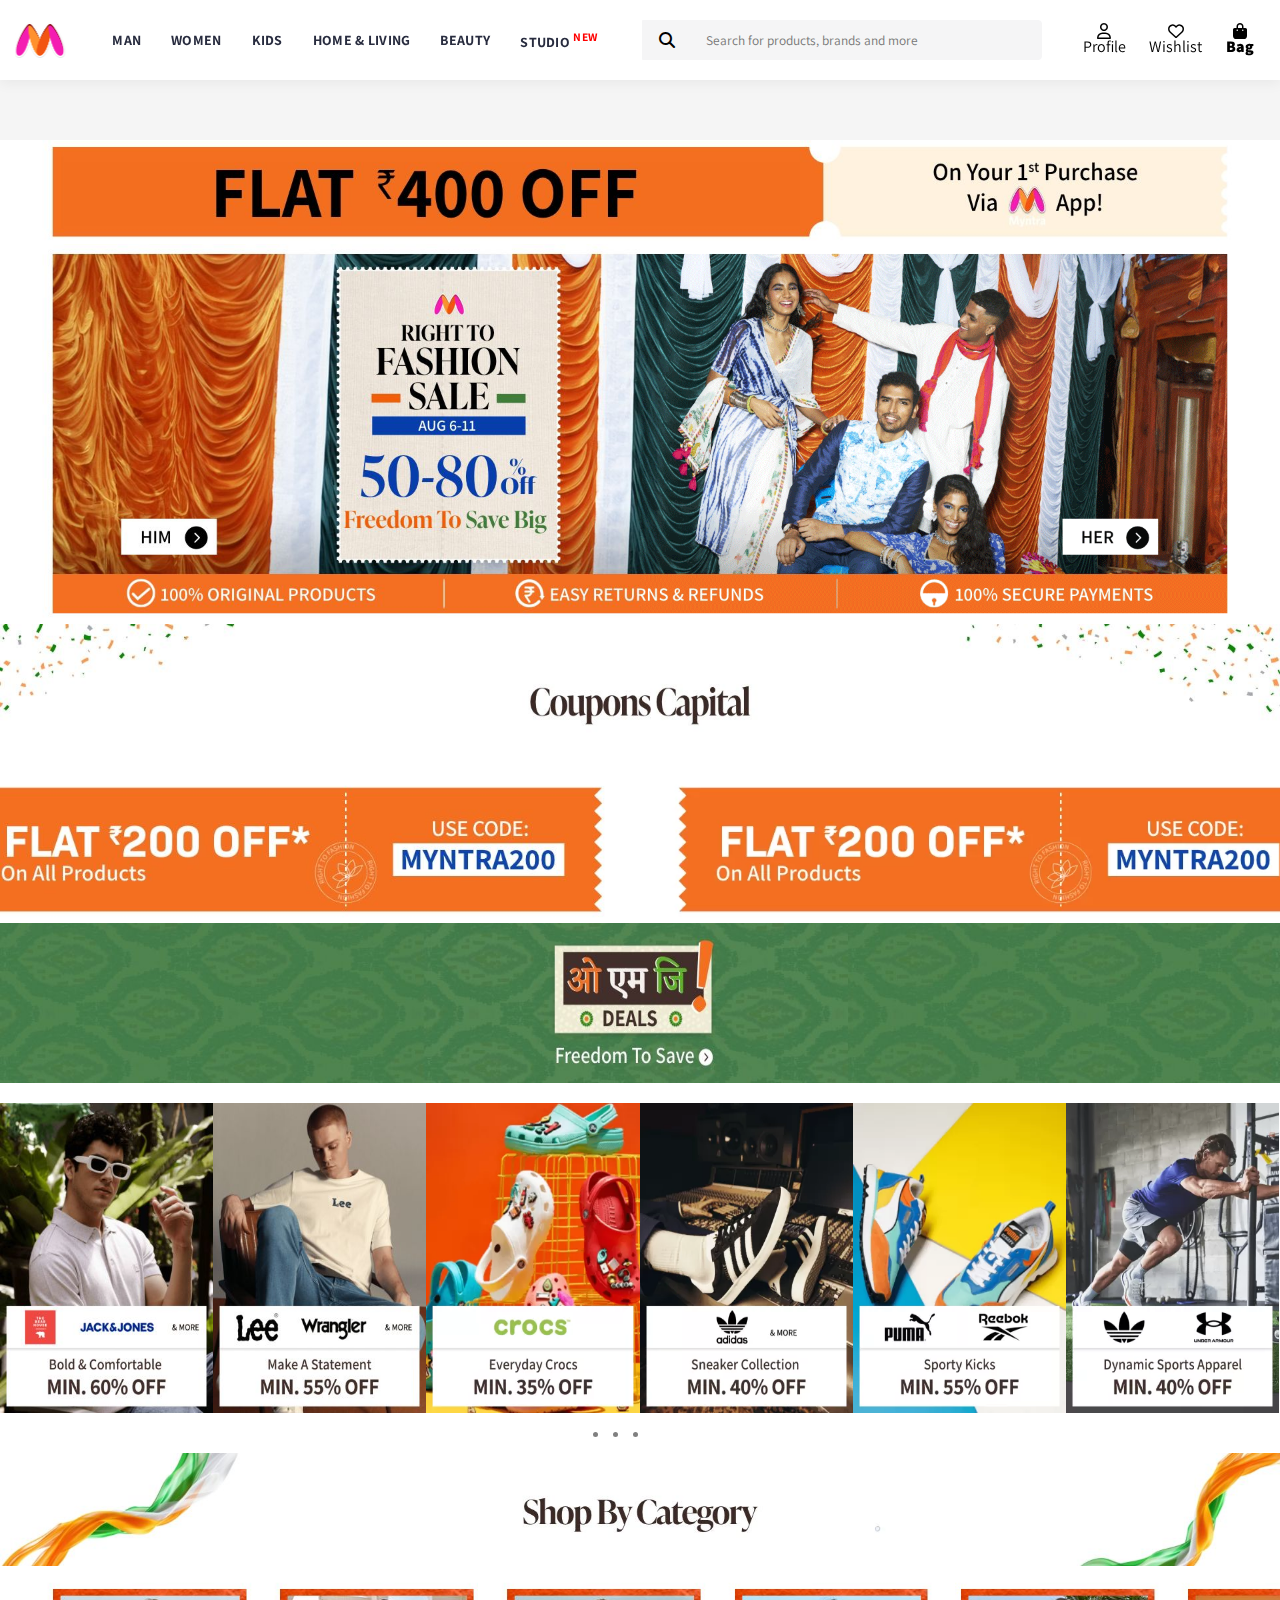
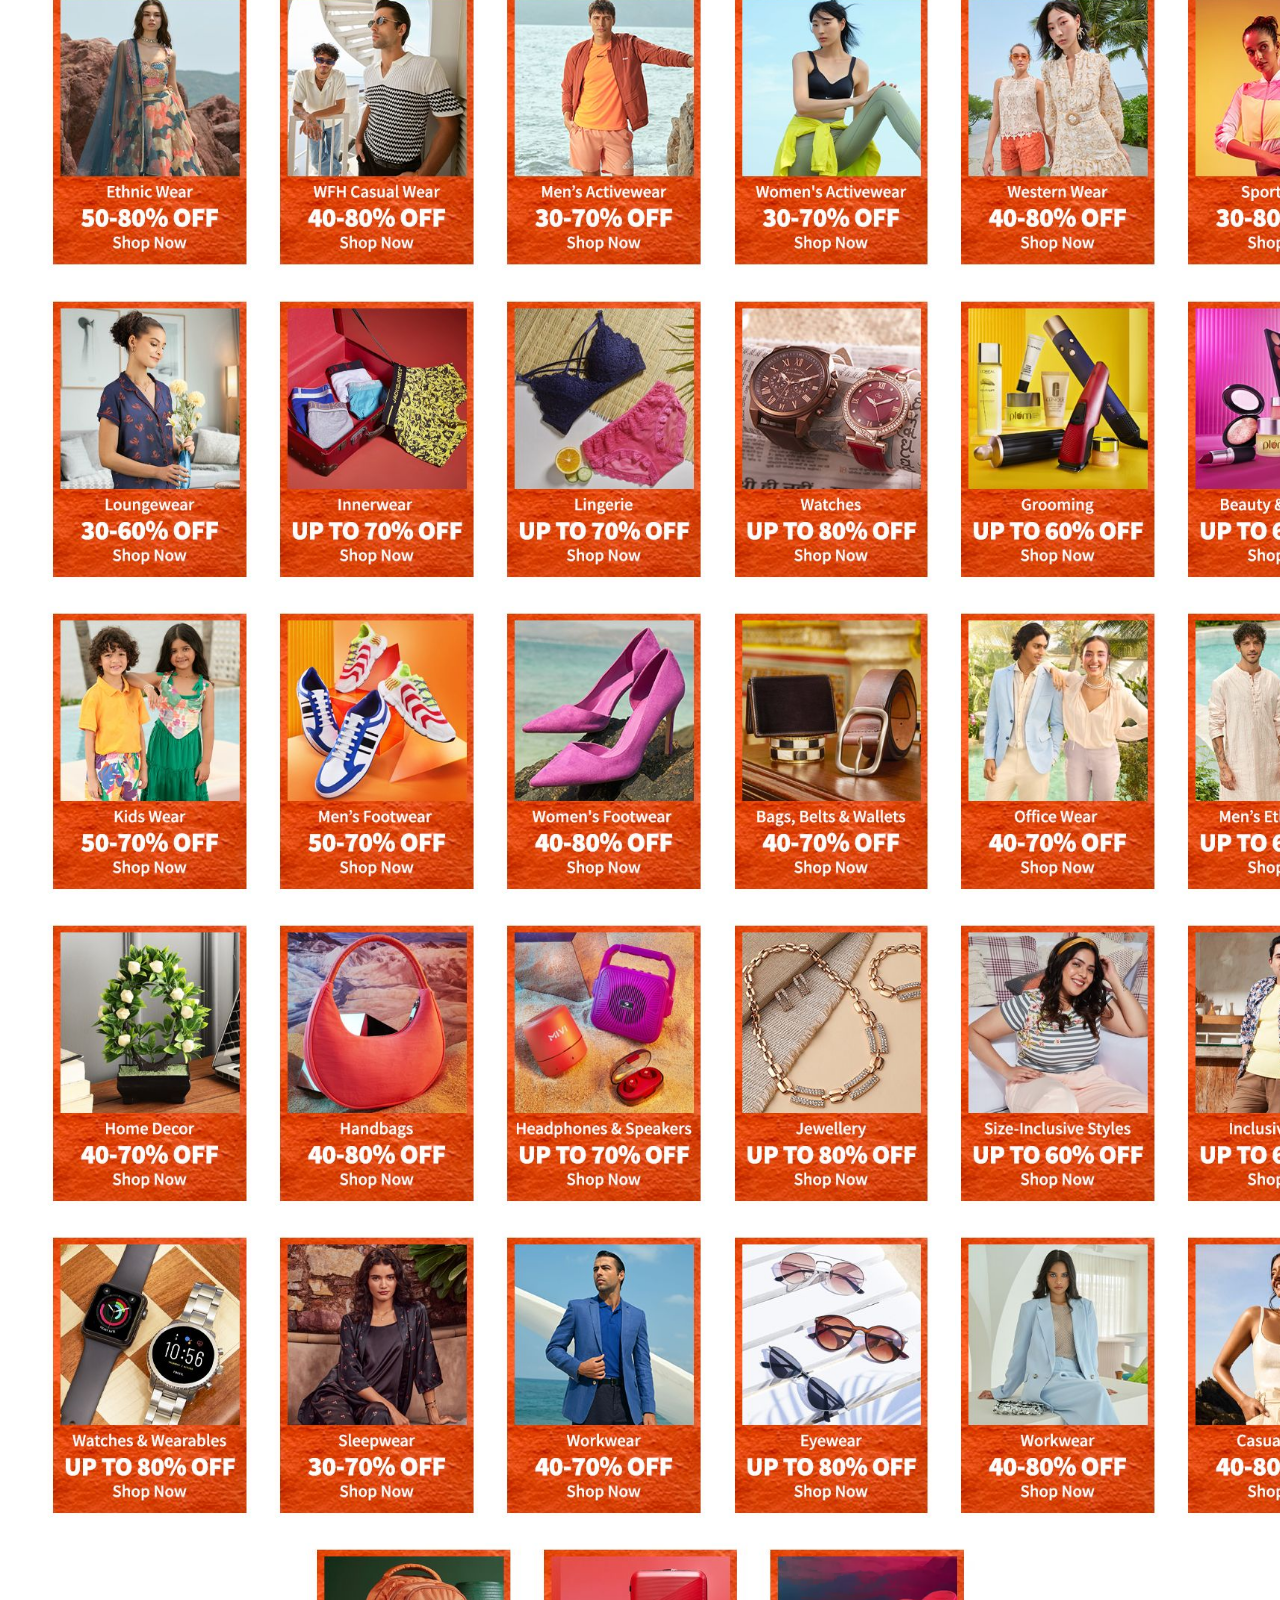
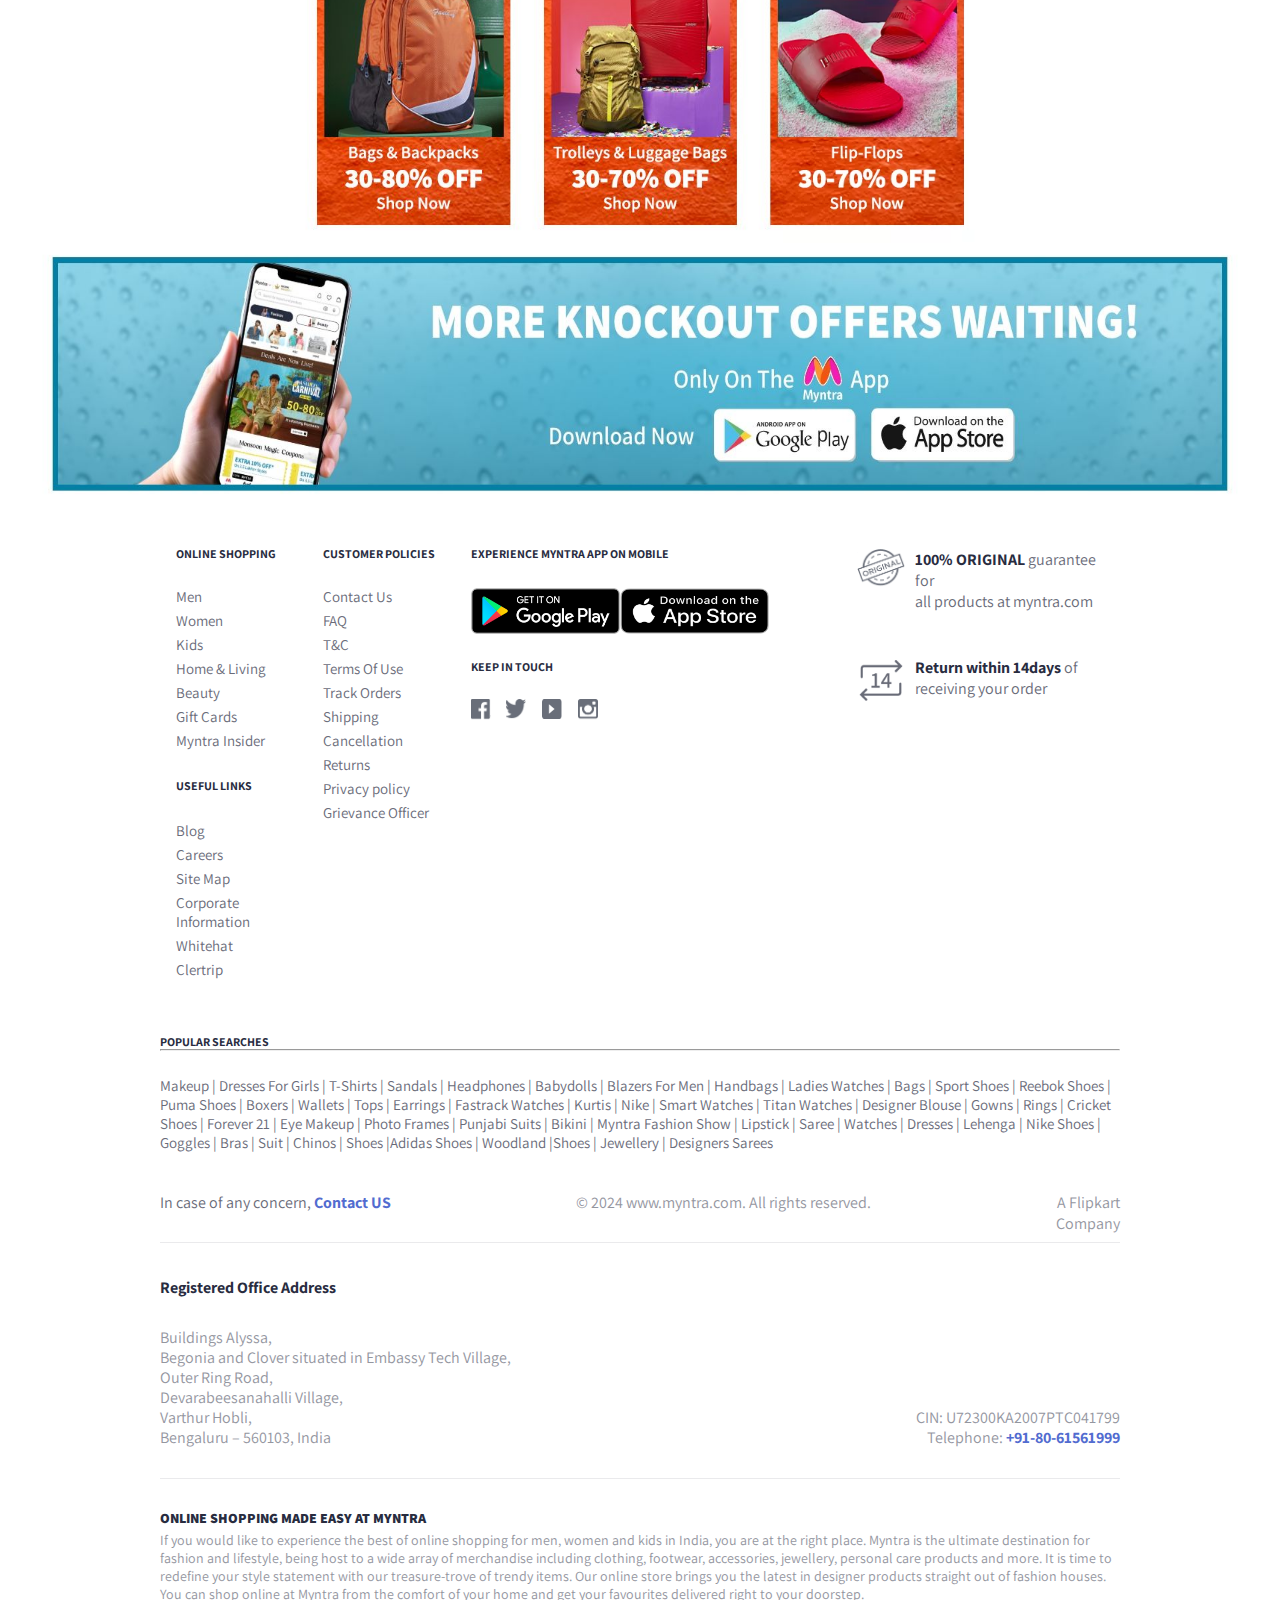
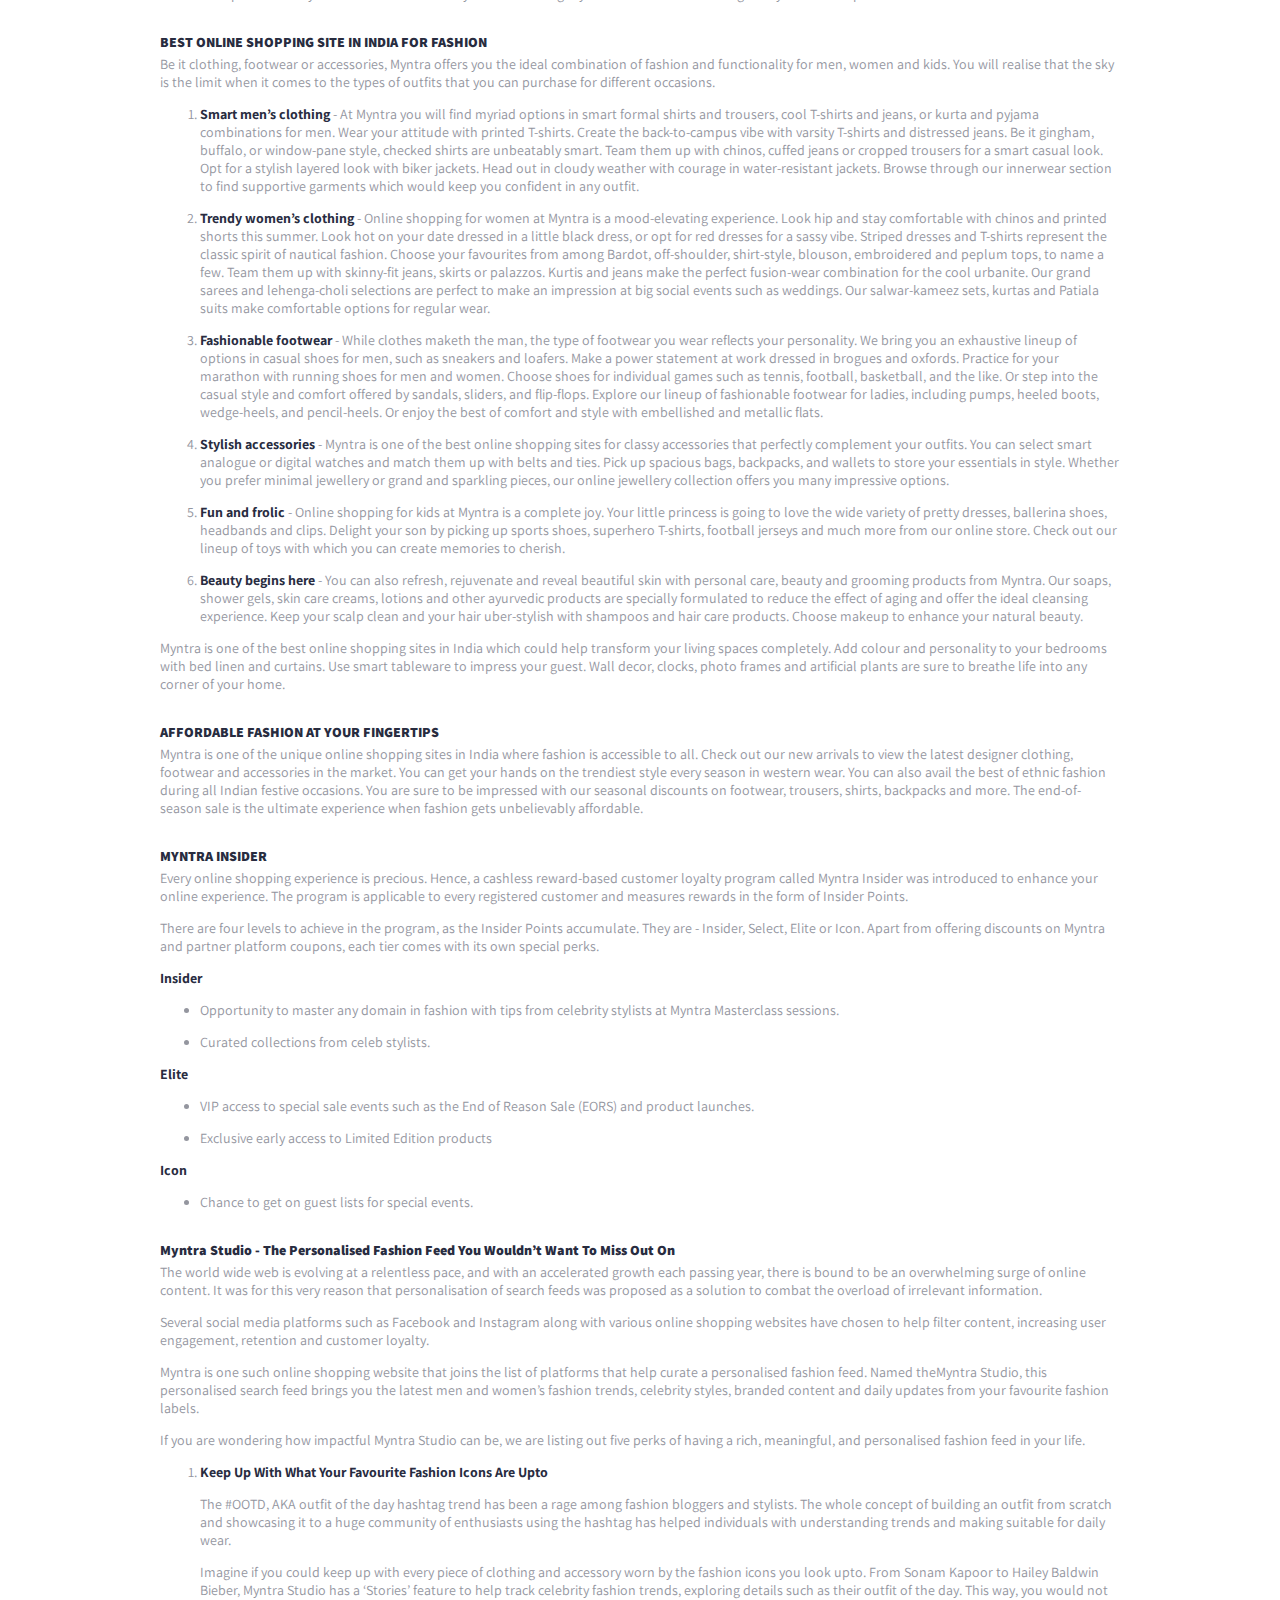
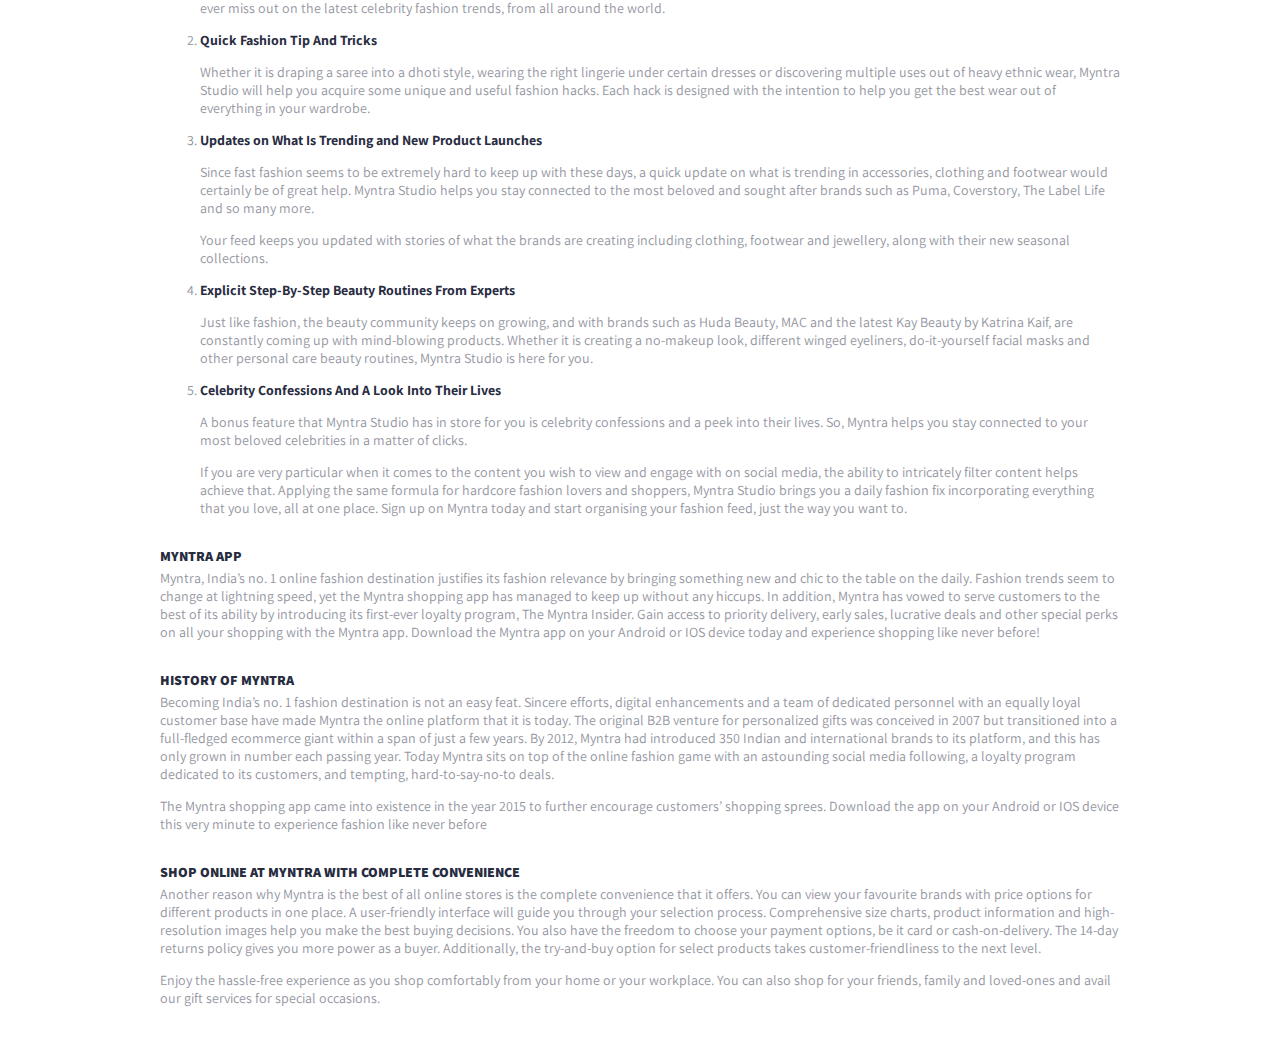
<file: index.html>
<!DOCTYPE html>
<html lang="en">

<head>
    <link rel="shortcut icon" href="https://aartisto.com/wp-content/uploads/2020/11/myntra-1200x900.png"
        type="image/x-icon">
    <meta charset="UTF-8">
    <meta name="viewport" content="width=device-width, initial-scale=1.0">
    <title>MYNTRA</title>
    <link rel="stylesheet" href="./css/style.css">
    <link rel="stylesheet" href="https://cdnjs.cloudflare.com/ajax/libs/font-awesome/6.6.0/css/all.min.css" />

</head>

<body>
    <header>
        <div class="top-container">
            <a href="index.html">
                <div class="logo">
                </div>
            </a>
            <nav>
                <div class="items">
                    <a href="#">MAN</a>
                    <div class="mm-main">
                        <div class="mega-menu-1">
                            <ul>
                                <h4><a href="">Topwear</a></h4>
                                <li><a href="#">T-Shirts</a> </li>
                                <li><a href="">Casual Shirts</a></li>
                                <li><a href="">Formal Shirts</a></li>
                                <li><a href="">Sweatshirts</a></li>
                                <li><a href="">Sweaters</a></li>
                                <li><a href="">Jackets</a></li>
                                <li><a href="">Blazers & Coats</a></li>
                                <li><a href="">Suits</a></li>
                                <li><a href="">Rain Jackets</a></li>
                            </ul>
                            <div class="hrline"></div>
                            <ul>
                                <h4><a href="">Indian & Festive Wear</a></h4>
                                <li><a href="">Kurtas & Kurta Sets</a></li>
                                <li><a href="">Sherwanis</a></li>
                                <li><a href="">Nehru Jackets</a></li>
                                <li><a href="">Dhotis</a></li>
                            </ul>
                        </div>
                        <div class="mega-menu-1">
                            <ul>
                                <h4><a href="">Bottomwear</a></h4>
                                <li><a href="#">Jeans</a> </li>
                                <li><a href="">Casual Trousers</a></li>
                                <li><a href="">Formal Trousers</a></li>
                                <li><a href="">Towels Set</a></li>
                                <li><a href="">Shorts</a></li>
                                <li><a href="">Track Pants & Joggers</a></li>
                            </ul>
                            <div class="hrline"></div>
                            <ul>
                                <h4><a href="">Innerwear &
                                        Sleepwear</a></h4>
                                <li><a href=""> Briefs & Trunks</a></li>
                                <li><a href=""> Boxers</a></li>
                                <li><a href=""> Vests</a></li>
                                <li><a href=""> Sleepwear & Loungewear</a></li>
                                <li><a href=""> Thermals</a></li>
                            </ul>
                            <div class="hrline"></div>
                            <h4><a href="">Plus size</a></h4>
                        </div>
                        <div class="mega-menu-1">
                            <ul>
                                <h4><a href="">Footwear</a></h4>
                                <li><a href=""> Casual Shoes</a></li>
                                <li><a href="">Sports Shoes</a></li>
                                <li><a href=""> Formal Shoes</a></li>
                                <li><a href="">Sneakers</a></li>
                                <li><a href="">Sandals & Floaters</a></li>
                                <li><a href="">Flip Flops</a></li>
                                <li><a href=""> Socks</a></li>
                            </ul>
                            <div class="hrline"></div>
                            <ul>
                                <h4><a href="">Personal Care &
                                        Grooming</a></h4>
                                <h4><a href="">Sunglasses &
                                        Frames</a></h4>
                                <h4><a href="">Watches</a></h4>

                            </ul>
                        </div>
                        <div class="mega-menu-1">
                            <ul>
                                <h4><a href="">Sports & Active
                                        Wear</a></h4>
                                <li><a href="">Sports Shoes</a></li>
                                <li><a href="">Sports Sandals</a></li>
                                <li><a href=""> Active T-Shirts</a></li>
                                <li><a href="">Track Pants & Shorts</a></li>
                                <li><a href="">Tracksuits</a></li>
                                <li><a href="">Jackets & Sweatshirts</a></li>
                                <li><a href="">Sports Accessories</a></li>
                                <li><a href=""> Swimwear</a></li>
                            </ul>
                            <div class="hrline"></div>
                            <ul>
                                <h4><a href="">Gadgets</a></h4>
                                <li><a href="">Smart Wearables</a></li>
                                <li><a href="">Fitness Gadgets</a></li>
                                <li><a href="">Headphones</a></li>
                                <li><a href="">Speakers</a></li>
                            </ul>
                        </div>
                        <div class="mega-menu-1">
                            <ul>
                                <h4><a href="">Fashion Accessories</a></h4>
                                <li><a href="">Wallets</a></li>
                                <li><a href="">Belts</a></li>
                                <li><a href="">Perfumes & Body Mists</a></li>
                                <li><a href="">Trimmers</a></li>
                                <li><a href="">Deodorants</a></li>
                                <li><a href="">Ties, Cufflinks & Pocket Squares</a></li>
                                <li><a href=""></a></li>
                                <li><a href="">Accessory Gift Sets</a></li>
                                <li><a href="">Caps & Hats</a></li>
                                <li><a href="">Mufflers, Scarves & Gloves</a></li>
                                <li><a href="">Phone Cases</a></li>
                                <li><a href="">Rings & Wristwear</a></li>
                                <li><a href="">Helmets</a></li>
                            </ul>
                            <div class="hrline"></div>
                            <ul>
                                <h4><a href="">Bags & Backpacks</a></h4>
                                <h4><a href="">
                                        Luggages &
                                        Trolleys</a></h4>
                            </ul>
                        </div>
                    </div>

                </div>


                <div class="items">
                    <a href="#">WOMEN</a>
                    <div class="mm-main-2">
                        <div class="mega-menu-1">
                            <ul>
                                <h4 style="color: #fb56c1;"><a href="">Indian & Fusion
                                        Wear</a></h4>
                                <li><a href="">Kurtas & Suits</a></li>
                                <li><a href="">Kurtis, Tunics & Tops</a></li>
                                <li><a href="">Sarees</a></li>
                                <li><a href="">Ethnic Wear</a></li>
                                <li><a href="">Leggings, Salwars & Churidars</a></li>
                                <li><a href="">Skirts & Palazzos</a></li>
                                <li><a href="">Dress Materials</a></li>
                                <li><a href="">Lehenga Cholis</a></li>
                                <li><a href="">Dupattas & Shawls</a></li>
                                <li><a href="">Jackets</a></li>
                            </ul>
                            <div class="hrline"></div>
                            <ul>
                                <h4 style="color: #fb56c1;"><a href="">Belts, Scarves &
                                        Morer</a></h4>
                                <h4 style="color: #fb56c1;"><a href="">Watches & Wearables</a></h4>
                            </ul>
                        </div>
                        <div class="mega-menu-1">
                            <ul>
                                <h4 style="color: #fb56c1;"><a href="">Western Wear</a></h4>
                                <li class="list-elements"><a href="">Dresses</a></li>
                                <li><a href=""> Tops</a></li>
                                <li><a href="">Tshirts</a></li>
                                <li><a href="">Jeans</a></li>
                                <li><a href="">Trousers & Capris</a></li>
                                <li><a href="">Shorts & Skirts</a></li>
                                <li><a href="">Co-ords</a></li>
                                <li><a href="">Playsuits</a></li>
                                <li><a href="">Jumpsuits</a></li>
                                <li><a href="">Shrugs</a></li>
                                <li><a href="">Sweaters & Sweatshirts</a></li>
                                <li><a href="">Jackets & Coats</a></li>
                                <li><a href="">Blazers & Waistcoats</a></li>
                            </ul>
                            <div class="hrline"></div>
                            <ul>
                                <h4 style="color: #fb56c1;"><a href="">Plus Size</a></h4>

                            </ul>

                        </div>
                        <div class="mega-menu-1">
                            <ul>
                                <h4 style="color: #fb56c1;"><a href="">Maternity </a></h4>
                                <h4 style="color: #fb56c1;"><a href="">Sunglasses & Frames
                                    </a></h4>
                                <h4 style="color: #fb56c1;"><a href="">Footwear </a></h4>
                                <li class="list-elements"><a href="">Flats</a></li>
                                <li class="list-elements"><a href="">Casual Shoes</a></li>
                                <li class="list-elements"><a href="">Heels</a></li>
                                <li class="list-elements"><a href="">Boots</a></li>
                                <li class="list-elements"><a href="">Sports Shoes & Floaters</a></li>
                            </ul>
                            <div class="hrline"></div>
                            <ul>
                                <h4 style="color: #fb56c1;"><a href="">Sports & Active Wear
                                    </a></h4>
                                <li class="list-elements"><a href="">Clothing</a></li>
                                <li class="list-elements"><a href="">Footwear</a></li>
                                <li class="list-elements"><a href="">Sports Accessories</a></li>
                                <li class="list-elements"><a href="">Sports Equipment</a></li>

                            </ul>
                        </div>
                        <div class="mega-menu-1">
                            <ul>
                                <h4 style="color: #fb56c1;"><a href="">Lingerie &
                                        Sleepwear</a></h4>
                                <li><a href="">Bra</a></li>
                                <li><a href="">Briefs</a></li>
                                <li><a href="">Shapewear</a></li>
                                <li><a href="">Sleepwear & Loungewear</a></li>
                                <li><a href="">Swimwear</a></li>
                                <li><a href="">Camisoles & Thermals</a></li>
                            </ul>
                            <div class="hrline"></div>
                            <ul>
                                <h4 style="color: #fb56c1;"><a href="">Beauty & Personal
                                        Care</a></h4>
                                <li><a href="">Makeup</a></li>
                                <li><a href="">Skincare</a></li>
                                <li><a href="">Premium Beauty</a></li>
                                <li><a href="">Lipsticks</a></li>
                                <li><a href="">Fragrances</a></li>
                            </ul>
                        </div>
                        <div class="mega-menu-1">
                            <ul>
                                <h4 style="color: #fb56c1;"><a href="">Gadgets</a></h4>
                                <li><a href="">Smart Wearables</a></li>
                                <li><a href="">Fitness Gadgets</a></li>
                                <li><a href="">Headphones</a></li>
                                <li><a href="">Speakers</a></li>
                            </ul>
                            <div class="hrline"></div>
                            <ul>
                                <h4 style="color: #fb56c1;"><a href="">Jewellery</a></h4>
                                <li> <a href="">Fashion Jewellery</a></li>
                                <li> <a href="">Fine Jewellery</a></li>
                                <li> <a href="">Earrings</a></li>
                            </ul>
                            <div class="hrline"></div>
                            <ul>
                                <h4 style="color: #fb56c1;"><a href="">Backpacks</a></h4>
                                <h4 style="color: #fb56c1;"><a href="">Handbags, Bags &
                                        Wallets</a></h4>
                                <h4 style="color: #fb56c1;"><a href="">Luggages & Trolleys</a></h4>

                            </ul>
                        </div>
                    </div>
                </div>
                <div class="items">
                    <a href="#">KIDS</a>
                    <div class="mm-main-3">
                        <div class="mega-menu-1">
                            <ul>
                                <h4 style="color: #f26a10;"><a href="">Boys Clothing</a></h4>
                                <li><a href="">T-Shirts</a></li>
                                <li><a href="">Shirts</a></li>
                                <li><a href="">Shorts</a></li>
                                <li><a href="">Jeans</a></li>
                                <li><a href="">Trousers</a></li>
                                <li><a href="">Clothing Sets</a></li>
                                <li><a href="">Ethnic Wear</a></li>
                                <li><a href="">Track Pants & Pyjamas</a></li>
                                <li><a href="">Jacket, Sweater & Sweatshirts</a></li>
                                <li><a href="">Party Wear</a></li>
                                <li><a href="">Innerwear & Thermals</a></li>
                                <li><a href="">Nightwear & Loungewear</a></li>
                                <li><a href="">Value Packs</a></li>
                            </ul>

                        </div>
                        <div class="mega-menu-1">
                            <ul>
                                <h4 style="color: #f26a10;"><a href="">Girls Clothing</a></h4>
                                <li><a href="">Dresses</a></li>
                                <li><a href="">Tops</a></li>
                                <li><a href=""> Tshirts</a></li>
                                <li><a href="">Clothing Sets</a></li>
                                <li><a href="">Lehenga choli</a></li>
                                <li><a href="">Kurta Sets</a></li>
                                <li><a href="">Party wear</a></li>
                                <li><a href="">Dungarees & Jumpsuits</a></li>
                                <li><a href="">Skirts & shorts</a></li>
                                <li><a href="">Tights & Leggings</a></li>
                                <li><a href="">Jeans, Trousers & Capris</a></li>
                                <li><a href="">Jacket, Sweater & Sweatshirts</a></li>
                                <li><a href="">Innerwear & Thermals</a></li>
                                <li><a href="">Nightwear & Loungewear</a></li>
                                <li><a href="">Value Packs</a></li>
                            </ul>

                        </div>
                        <div class="mega-menu-1">
                            <ul>
                                <h4 style="color: #f26a10;"><a href="">Footwear</a></h4>
                                <li><a href="">Casual Shoes</a></li>
                                <li><a href="">Flipflops</a></li>
                                <li><a href="">Sports Shoes</a></li>
                                <li><a href="">Flats</a></li>
                                <li><a href="">Sandals</a></li>
                                <li><a href="">Heels</a></li>
                                <li><a href="">School Shoes</a></li>
                                <li><a href="">Socks</a></li>
                            </ul>
                            <div class="hrline"></div>
                            <ul>
                                <h4 style="color: #f26a10;"><a href="">Toys & Games</a></h4>
                                <li><a href="">Learning & Development</a></li>
                                <li><a href=""> Activity Toys</a></li>
                                <li><a href="">Soft Toys</a></li>
                                <li><a href="">Action Figure / Play set</a></li>

                            </ul>
                        </div>
                        <div class="mega-menu-1">
                            <ul>
                                <h4 style="color: #f26a10;"><a href="">Infants </a></h4>
                                <li><a href="">Bodysuits</a></li>
                                <li><a href="">Rompers & Sleepsuits</a></li>
                                <li><a href="">Clothing Sets</a></li>
                                <li><a href="">Tshirts & Tops</a></li>
                                <li><a href="">Dresses</a></li>
                                <li><a href="">Bottom wear</a></li>
                                <li><a href="">Winter Wear</a></li>
                                <li><a href="">Innerwear & Sleepwear</a></li>
                                <li><a href="">Infant Care</a></li>
                            </ul>
                            <div class="hrline"></div>
                            <ul>
                                <h4 style="color: #f26a10;"><a href="">Home & Bath</a></h4>
                                <h4 style="color: #f26a10;"><a href="">Personal Care</a></h4>
                            </ul>
                        </div>
                        <div class="mega-menu-1">
                            <ul>
                                <h4 style="color: #f26a10;"><a href="">Kids Accessories</a></h4>
                                <li><a href="">Bags & Backpacks</a></li>
                                <li><a href="">Watches</a></li>
                                <li><a href="">Jewellery & Hair accessory</a></li>
                                <li><a href="">Sunglasses</a></li>
                                <li><a href="">Masks & Protective Gears</a></li>
                                <li><a href="">Caps & Hats</a></li>

                            </ul>
                            <div class="hrline"></div>
                            <ul>
                                <h4 style="color: #f26a10;"><a href="">Brands</a></h4>
                                <li><a href="">H&M</a></li>
                                <li><a href="">Max Kids</a></li>
                                <li><a href="">Pantaloons</a></li>
                                <li><a href="">United Colors Of Benetton Kids</a></li>
                                <li><a href="">YK</a></li>
                                <li><a href="">U.S. Polo Assn. Kids</a></li>
                                <li><a href="">Mothercare</a></li>
                                <li><a href="">HRX</a></li>
                            </ul>
                        </div>
                    </div>
                </div>
                <div class="items">
                    <a href="Home&Living.html">HOME & LIVING</a>
                    <div class="mm-main-4">
                        <div class="mega-menu-1">
                            <ul>
                                <h4 style="color: #f2c210;"><a href="">Bed Linen & Furnishing</a></h4>
                                <li><a href="">Bed Runners</a></li>
                                <li><a href="">Mattress Protectors</a></li>
                                <li><a href="">Bedsheets</a></li>
                                <li><a href="">Bedding Sets</a></li>
                                <li><a href="">Blankets, Quilts & Dohars</a></li>
                                <li><a href="">Pillows & Pillow Covers</a></li>
                                <li><a href="">Bed Covers</a></li>
                                <li><a href="">Diwan Sets</a></li>
                                <li><a href="">Chair Pads & Covers</a></li>
                                <li><a href="">Sofa Covers</a></li>
                            </ul>
                            <div class="hrline"></div>
                            <ul>
                                <h4 style="color: #f2c210;"><a href="">Flooring</a></h4>
                                <li><a href="">Floor Runners</a></li>
                                <li><a href=""> Carpets</a></li>
                                <li><a href=""> Floor Mats & Dhurries</a></li>
                                <li><a href=""> Door Mats</a></li>
                            </ul>
                        </div>
                        <div class="mega-menu-1">
                            <ul>
                                <h4 style="color: #f2c210;"><a href="">Bath</a></h4>
                                <li><a href="">Bath Towels</a></li>
                                <li><a href=""> Hand & Face Towels</a></li>
                                <li><a href="">Beach Towels</a></li>
                                <li><a href=""> Towels Set</a></li>
                                <li><a href="">Bath Rugs</a></li>
                                <li><a href="">Bath Robes</a></li>
                                <li><a href="">Bathroom Accessories</a></li>
                                <li><a href="">Shower Curtains</a></li>
                            </ul>
                            <div class="hrline"></div>
                            <ul>
                                <h4 style="color: #f2c210;"><a href="">Lamps & Lighting</a></h4>
                                <li><a href=""> Floor Lamps</a></li>
                                <li><a href=""> Ceiling Lamps</a></li>
                                <li><a href=""> Table Lamps</a></li>
                                <li><a href=""> Wall Lamps</a></li>
                                <li><a href=""> Outdoor Lamps</a></li>
                                <li><a href=""> String Lights</a></li>
                            </ul>

                        </div>
                        <div class="mega-menu-1">
                            <ul>
                                <h4 style="color: #f2c210;"><a href="">Home Décor </a></h4>
                                <li><a href=""> Plants & Planters</a></li>
                                <li><a href="">Aromas & Candles</a></li>
                                <li><a href=""> Clocks</a></li>
                                <li><a href="">Mirrors</a></li>
                                <li><a href=""> Wall Décor</a></li>
                                <li><a href="">Festive Decor</a></li>
                                <li><a href=""> Pooja Essentials</a></li>
                                <li><a href="">Wall Shelves</a></li>
                                <li><a href="">Fountains</a></li>
                                <li><a href="">Showpieces & Vases</a></li>
                                <li><a href="">Ottoman</a></li>
                            </ul>
                            <div class="hrline"></div>
                            <ul>
                                <h4 style="color: #f2c210;"><a href="">Cushions & Cushion Covers</a></h4>
                                <h4 style="color: #f2c210;"><a href="">Curtains</a></h4>

                            </ul>
                        </div>
                        <div class="mega-menu-1">
                            <ul>
                                <h4 style="color: #f2c210;"><a href="">Home Gift Sets</a></h4>
                                <li class="list-head"><a href="">Kitchen & Table</a></li>
                                <li><a href="">Table Runners</a></li>
                                <li><a href=""> Dinnerware & Serveware</a></li>
                                <li><a href=""> Cups and Mugs</a></li>
                                <li><a href="">Bakeware & Cookware</a></li>
                                <li><a href="">Kitchen Storage & Tools</a></li>
                                <li><a href="">Bar & Drinkware</a></li>
                                <li><a href="">Table Covers & Furnishings</a></li>
                            </ul>
                            <div class="hrline"></div>
                            <ul>
                                <h4 style="color: #f2c210;"><a href="">Storage</a></h4>
                                <li><a href=""> Bins</a></li>
                                <li><a href="">Hangers</a></li>
                                <li><a href="">Organisers</a></li>
                                <li><a href="">Hooks & Holders</a></li>
                                <li><a href="">Laundry Bags</a></li>
                            </ul>
                        </div>
                        <div class="mega-menu-1">
                            <ul>
                                <h4 style="color: #f2c210;"><a href="">Brands</a></h4>
                                <li><a href="">H&M</a></li>
                                <li><a href="">Marks & Spencer</a></li>
                                <li><a href="">Home Centre</a></li>
                                <li><a href="">Spaces</a></li>
                                <li><a href="">D'Decor</a></li>
                                <li><a href="">Story@Home</a></li>
                                <li><a href="">Pure Home & Living</a></li>
                                <li><a href="">Swayam</a></li>
                                <li><a href="">Raymond Home</a></li>
                                <li><a href="">Maspar</a></li>
                                <li><a href="">My Trident</a></li>
                                <li><a href="">Cortina</a></li>
                                <li><a href="">Random</a></li>
                                <li><a href="">Ellementry</a></li>
                                <li><a href="">ROMEE</a></li>
                                <li><a href="">SEJ by Nisha Gupta</a></li>
                            </ul>

                        </div>
                    </div>
                </div>
                <div class="items">
                    <a href="#">BEAUTY</a>
                    <div class="mm-main-5">
                        <div class="mega-menu-1">
                            <ul>
                                <h4 style="color: #0db7af;"><a href="">Makeup</a></h4>
                                <li><a href="">Lipstick</a></li>
                                <li><a href="">Lip Gloss</a></li>
                                <li><a href="">Lip Liner</a></li>
                                <li><a href="">Mascara</a></li>
                                <li><a href="">Eyeliner</a></li>
                                <li><a href="">Kajal</a></li>
                                <li><a href="">Eyeshadow</a></li>
                                <li><a href="">Foundation</a></li>
                                <li><a href="">Primer</a></li>
                                <li><a href="">Concealer</a></li>
                                <li><a href="">Compact</a></li>
                                <li><a href="">Nail Polish</a></li>
                            </ul>

                        </div>
                        <div class="mega-menu-1">
                            <ul>
                                <h4 style="color: #0db7af;"><a href="">Skincare, Bath &
                                        Body</a></h4>
                                <li><a href="">Face Moisturiser</a></li>
                                <li><a href="">Cleanser</a></li>
                                <li><a href="">Masks & Peel</a></li>
                                <li><a href="">Sunscreen</a></li>
                                <li><a href="">Serum</a></li>
                                <li><a href="">Face Wash</a></li>
                                <li><a href="">Eye Cream</a></li>
                                <li><a href="">Lip Balm</a></li>
                                <li><a href="">Body Lotion</a></li>
                                <li><a href="">Body Wash</a></li>
                                <li><a href="">Body Scrub</a></li>
                                <li><a href="">Hand Cream</a></li>
                            </ul>
                            <div class="hrline"></div>
                            <ul>
                                <h4 style="color: #0db7af;"><a href="">Baby Care</a></h4>
                                <h4 style="color: #0db7af;"><a href="">Masks</a></h4>
                            </ul>

                        </div>
                        <div class="mega-menu-1">
                            <ul>
                                <h4 style="color: #0db7af;"><a href="">Haircare</a></h4>
                                <li><a href="">Shampoo</a></li>
                                <li><a href="">Conditioner </a></li>
                                <li><a href="">Hair Cream</a></li>
                                <li><a href="">Hair Oil</a></li>
                                <li><a href="">Hair Gel</a></li>
                                <li><a href=""> Hair Color</a></li>
                                <li><a href="">Hair Serum</a></li>
                                <li><a href="">Hair Accessory</a></li>
                            </ul>
                            <div class="hrline"></div>
                            <ul>
                                <h4 style="color: #0db7af;"><a href="">Fragrances</a></h4>
                                <li><a href="">Perfume</a></li>
                                <li><a href="">Deodorant</a></li>
                                <li><a href="">Body Mist</a></li>

                            </ul>
                        </div>
                        <div class="mega-menu-1">
                            <ul>
                                <h4 style="color: #0db7af;"><a href="">Appliances</a></h4>
                                <li><a href="">Hair Straightener</a></li>
                                <li><a href="">Hair Dryer</a></li>
                                <li><a href="">Epilator</a></li>
                            </ul>
                            <div class="hrline"></div>
                            <ul>
                                <h4 style="color: #0db7af;"><a href="">Men's Grooming</a></h4>
                                <li><a href="">Trimmers</a></li>
                                <li><a href="">Beard Oil</a></li>
                                <li><a href="">Hair Wax</a></li>
                            </ul>
                            <div class="hrline"></div>
                            <ul>
                                <h4 style="color: #0db7af;"><a href="">Beauty Gift & Makeup
                                        Set</a></h4>
                                <li><a href="">Beauty Gift</a></li>
                                <li><a href="">Makeup Kit</a></li>
                            </ul>
                            <div class="hrline"></div>
                            <ul>
                                <h4 style="color: #0db7af;"><a href="">Premium Beauty</a></h4>
                                <h4 style="color: #0db7af;"><a href="">Wellness & Hygiene</a></h4>
                            </ul>
                        </div>
                        <div class="mega-menu-1">
                            <ul>
                                <h4 style="color: #0db7af;"><a href="">Top Brands</a></h4>
                                <li><a href="">Lakme</a></li>
                                <li><a href="">Maybelline</a></li>
                                <li><a href="">LOreal</a></li>
                                <li><a href="">Philips</a></li>
                                <li><a href="">Bath & Body Works</a></li>
                                <li><a href="">THE BODY SHOP</a></li>
                                <li><a href="">Biotique</a></li>
                                <li><a href="">Mamaearth</a></li>
                                <li><a href="">MCaffeine</a></li>
                                <li><a href="">Nivea</a></li>
                                <li><a href="">Lotus Herbals</a></li>
                                <li><a href="">LOreal Professionnel</a></li>
                                <li><a href="">KAMA AYURVEDA</a></li>
                                <li><a href="">M.A.C</a></li>
                                <li><a href="">Forest Essentials</a></li>
                            </ul>

                        </div>
                    </div>
                </div>
                <div class="items">
                    <a href="#">STUDIO <sup style="color: red;">NEW</sup></a>
                </div>
            </nav>
            <div class="searchbar">
                <i class="fa-solid fa-magnifying-glass"></i>
                <input type="text" placeholder="Search for products, brands and more">


            </div>
            <div class="icons">
                <a href="#"><i class="fa-regular fa-user">
                        <div>Profile</div>
                    </i>
                </a>
                <a href="#"><i class="fa-regular fa-heart">
                        <div>Wishlist</div>
                    </i>
                </a>
                <a href="#"><i class="fa-solid fa-bag-shopping">
                        <div>Bag</div>
                    </i></a>
            </div>

        </div>
    </header>
    <div class="shop-container">
        <div class="khali"></div>
        <div class="offimg">
            <a href="#">
                <img src="Images\f807214d-c4a2-470e-a567-d7d423c365da1722740003724-FLAT-400-Off-on-1st-Purchase-Strip.jpg"
                    width="100%" height="100%" alt="">
            </a>
        </div>
        <div class="image">
            <img src="Images\c4770858-d8a2-4a23-8b2e-2d86857257931722881211518-DESKTOP-HP-BANNER_01.jpg" alt="">
            <img src="Images\58f1c862-311e-48a6-bcda-cb855495806a1722881211549-DESKTOP-HP-BANNER_02.png" alt="">
        </div>
        <div class="special">
            <img src="Images\e77cf1d0-c022-4cb5-8e7b-cb50be48f2601722740128182-Coupons-Capital.jpg" width="100%"
                height="100%" alt="">
        </div>
        <div class="off2">
            <img src="Images\307ddc87-890e-4405-8b7d-7c4c7beed3461722739988355-MYNTRA200.jpg" width="100%" alt="">
            <img src="Images/307ddc87-890e-4405-8b7d-7c4c7beed3461722739988355-MYNTRA200.webp" width="100%" alt="">
        </div>
        <div class="omg">
            <img src="Images\bd058cc9-29a8-48e1-93d9-dcb1953f31291722740128166-OMG--Deals.jpg" width="100%"
                height="100%" alt="">
        </div>
        <div class="scroller-image">
            <div class="items-img">
                <img width="100%" height="100%"
                    src="Images\af955959-e154-432a-85cf-8ba0ec5f43a51722596980603-image_png_1851545165.jpeg" alt="">
            </div>
            <div class="items-img">
                <img width="100%" height="100%"
                    src="Images\99f8940e-ca70-4948-a6cc-d3c6abebeb411722596921405-image_png1367818484.jpeg" alt="">
            </div>
            <div class="items-img">
                <img width="100%" height="100%"
                    src="Images\a5b3e7fb-8f2e-4cae-ba5d-c9e638ca7dfb1722596882936-image_png_1280512790.webp" alt="">
            </div>
            <div class="items-img">
                <img width="100%" height="100%"
                    src="Images\45f0b33a-9648-45e2-9ad0-8b6dfe234cfd1722596833003-image_png978835556.webp" alt="">
            </div>
            <div class="items-img">
                <img width="100%" height="100%"
                    src="Images\aa651ad5-4c3c-4a24-ae4c-6cbeaeaae9d81722236022583-Card_20.webp" alt="">
            </div>
            <div class="items-img">
                <img width="100%" height="100%"
                    src="Images\d31abeab-0bf8-4d06-91e2-2a5a18ed08011722236020770-Card_25.webp" alt="">
            </div>
        </div>
        <ul class="dots">
            <li>
                <button>
            <li></li> </button>
            </li>
            <li>
                <button>
            <li></li></button>
            </li>
            <li>
                <button>
            <li></li></button>
            </li>
        </ul>
        <div class="clear">

        </div>

        <div class="shop-by-cat">
            <img src="Images\4d6150ec-6b45-4a8b-84d5-19571b793cf01722740128125-Shop-By-Category.jpg" alt="">
        </div>

        <div class="image-container">
            <img src="Images\3eee9a86-a4cb-4baa-bdbf-9f2f954e683c1722741122161-Shop-By-Category_HP_02.jpg" width="100%"
                height="100%" alt="">
            <img src="Images\e2e4fffa-cf8e-4c9d-872f-768159f72dba1722741122197-Shop-By-Category_HP_03.jpg" width="100%"
                height="100%" alt="">
            <img src="Images\ee393800-3645-4732-8c06-b7b1bcbef4331722741122224-Shop-By-Category_HP_04.jpg" width="100%"
                height="100%" alt="">
            <img src="Images\8b8b4a30-8c12-490f-a1b9-c9f6c848ce571722741122250-Shop-By-Category_HP_05.jpg" width="100%"
                height="100%" alt="">
            <img src="Images\b372ef6c-ce3f-4629-b716-996b93882e5b1722741122275-Shop-By-Category_HP_06.jpg" width="100%"
                height="100%" alt="">
            <img src="Images\43a72347-9e13-425f-bc20-5d24574cf2531722741122300-Shop-By-Category_HP_07.jpg" width="100%"
                height="100%" alt="">
        </div>
        <div class="image-container">
            <img src="Images\4b7b54fd-b697-4e5e-932e-ff7d14f130e81722741122326-Shop-By-Category_HP_08.jpg" width="100%"
                height="100%" alt="">
            <img src="Images\4da85e18-66c7-4e0d-b3f5-021a69486d191722741122353-Shop-By-Category_HP_09.jpg" width="100%"
                height="100%" alt="">
            <img src="Images\d02c2d12-4d7e-4dfa-9314-11210f982d4c1722741122378-Shop-By-Category_HP_10.jpg" width="100%"
                height="100%" alt="">
            <img src="Images\0363af70-dbbb-4b92-92d2-aeccdd5fa4da1722741122403-Shop-By-Category_HP_11.jpg" width="100%"
                height="100%" alt="">
            <img src="Images\e00387be-b58d-4b26-b7dc-f566c06f56791722741122428-Shop-By-Category_HP_12.jpg" width="100%"
                height="100%" alt="">
            <img src="Images\000e9f7f-8031-4bcf-addf-1d5f73c1adb11722741122453-Shop-By-Category_HP_13.jpg" width="100%"
                height="100%" alt="">
        </div>
        <div class="image-container">
            <img src="Images\c2d82403-13d7-4acd-86c6-5da4116caaf11722741122479-Shop-By-Category_HP_14.jpg" width="100%"
                height="100%" alt="">
            <img src="Images\092a8fe2-7d57-4dab-ab3a-c631940982091722741122504-Shop-By-Category_HP_15.jpg" width="100%"
                height="100%" alt="">
            <img src="Images\8eb3c07d-e50e-410d-81b9-f279918688231722741122530-Shop-By-Category_HP_16.jpg" width="100%"
                height="100%" alt="">
            <img src="Images\2c42c109-7e3d-4c09-b8bf-3258ce0345a61722741122556-Shop-By-Category_HP_17.jpg" width="100%"
                height="100%" alt="">
            <img src="Images\9e17553e-f7bd-4287-bb0b-6da4ec01c25d1722741122582-Shop-By-Category_HP_18.jpg" width="100%"
                height="100%" alt="">
            <img src="Images\a953ae0a-1214-4deb-9ceb-7d251df0b81d1722741122608-Shop-By-Category_HP_19.jpg" width="100%"
                height="100%" alt="">
        </div>
        <div class="image-container">
            <img src="Images\73e9f230-a4d7-4d7b-aaff-00604190587f1722741122634-Shop-By-Category_HP_20.jpg" width="100%"
                height="100%" alt="">
            <img src="Images\e1bdbcb5-371a-4130-9c61-142a5a9407851722741122659-Shop-By-Category_HP_21.jpg" width="100%"
                height="100%" alt="">
            <img src="Images\6bf5be63-a89d-48cc-a207-a09b5b049ee01722741122685-Shop-By-Category_HP_22.jpg" width="100%"
                height="100%" alt="">
            <img src="Images\637da894-4be6-4f4e-8836-50a302a3dc651722741122711-Shop-By-Category_HP_23.jpg" width="100%"
                height="100%" alt="">
            <img src="Images\fed62b09-bd2f-4a01-825d-8a5344ae96b51722741122737-Shop-By-Category_HP_24.jpg" width="100%"
                height="100%" alt="">
            <img src="Images\64f79096-dc4d-4dd5-9170-fe0745542a2a1722741122763-Shop-By-Category_HP_25.jpg" width="100%"
                height="100%" alt="">
        </div>
        <div class="image-container">
            <img src="Images\d088c1f7-30e9-4e9c-a27f-918a2e4f4ab01722741122788-Shop-By-Category_HP_26.jpg" width="100%"
                height="100%" alt="">
            <img src="Images\0c6f1bc1-f6f4-4631-b83e-4973ace498171722741122814-Shop-By-Category_HP_27.jpg" width="100%"
                height="100%" alt="">
            <img src="Images\02947c61-322a-4aa8-96d8-b7360bcdc3131722741122840-Shop-By-Category_HP_28.jpg" width="100%"
                height="100%" alt="">
            <img src="Images\5c721bee-5acf-4bb1-94df-5455f74908c41722741122865-Shop-By-Category_HP_29.jpg" width="100%"
                height="100%" alt="">
            <img src="Images\697f2661-4d68-4fa2-9fa3-fdbce02c26651722741122895-Shop-By-Category_HP_30.jpg" width="100%"
                height="100%" alt="">
            <img src="Images\1e540dc9-d1ad-42ae-a6f6-1db1102dfe821722741122921-Shop-By-Category_HP_31.jpg" width="100%"
                height="100%" alt="">
        </div>
        <div class="image-container-last">
            <img src="Images\8427df86-a351-4d15-a775-30b295d601a81722741122973-Shop-By-Category_HP_33.jpg" alt="">
            <img src="Images\75a2251e-aeb7-45d4-8463-b507a1f193621722741122999-Shop-By-Category_HP_34.jpg" alt="">
            <img src="Images\6c14c6e9-b776-4f3c-bcab-0d96ef7e3a741722741123026-Shop-By-Category_HP_35.webp" alt="">
        </div>
        <div class="more-knok-out">
            <img width="100%" height="100%"
                src="Images\675361d1-6648-4264-abe1-d2793c9c00821720668261260-App-Install-Banner.jpg" alt="">
        </div>
    </div>
    <footer>
        <div class="info">
            <div class="items-in-info">
                <p> <a style="color: #282c3f;" href=""> ONLINE SHOPPING</a></p>
                <a href="#">Men</a>
                <a href="#">Women</a>
                <a href="#">Kids</a>
                <a href="#">Home & Living</a>
                <a href="#">Beauty</a>
                <a href="#">Gift Cards</a>
                <a href="#">Myntra Insider</a>

                <p style="padding: 19px 0px 12px 0px; font-weight: 700;"><a style="color: #282c3f; " href="#">USEFUL
                        LINKS</a></p>
                <a style="padding: 14px 0px 5px 0px; font-size: 15px; cursor: pointer;" href="#">Blog</a>
                <a href="#">Careers</a>
                <a href="#">Site Map</a>
                <a href="#">Corporate Information</a>
                <a href="#">Whitehat</a>
                <a href="#">Clertrip</a>
            </div>
            <div class="items-in-info">
                <p><a href=" "> CUSTOMER POLICIES</a></p>
                <a href="">Contact Us</a>
                <a href="">FAQ</a>
                <a href="">T&C</a>
                <a href="">Terms Of Use</a>
                <a href="">Track Orders</a>
                <a href="">Shipping</a>
                <a href="">Cancellation</a>
                <a href="">Returns</a>
                <a href="">Privacy policy</a>
                <a href="">Grievance Officer</a>
            </div>
            <div class="items-in-info-3">
                <p><a href="#">EXPERIENCE MYNTRA APP ON MOBILE</a></p>
                <div style="display: flex; justify-content: space-between; ">
                    <a href="#">
                        <img src="Images\80cc455a-92d2-4b5c-a038-7da0d92af33f1539674178924-google_play.png"
                            width="149px" height="46px" alt="">
                    </a>
                    <a href="#">
                        <img src="Images\bc5e11ad-0250-420a-ac71-115a57ca35d51539674178941-apple_store.png"
                            width="149px" height="46px" alt="">
                    </a>
                </div>
                <p style="font-size: 12px; margin-bottom: 10px; font-weight: 700; margin-top: 20px;"><a href="#">KEEP IN
                        TOUCH</a></p>

                <div class="imgss">
                    <a href="#"><img src="Images\d2bec182-bef5-4fab-ade0-034d21ec82e31574604275433-fb.png" alt=""
                            width="20px" height="22px"></a>
                    <a href="#"><img src="Images\f10bc513-c5a4-490c-9a9c-eb7a3cc8252b1574604275383-twitter.png" alt=""
                            width="20px" height="22px"></a>
                    <a href="#"><img src="Images\a7e3c86e-566a-44a6-a733-179389dd87111574604275355-yt.png" alt=""
                            width="20px" height="22px"></a>
                    <a href="3"><img src="Images\b4fcca19-5fc1-4199-93ca-4cae3210ef7f1574604275408-insta.png" alt=""
                            width="20px" height="22px"></a>
                </div>
            </div>
            <div class="items-in-info-4">
                <div style="display: flex;"> <img width="48px" height="40px"
                        src="Images\6c3306ca-1efa-4a27-8769-3b69d16948741574602902452-original.png" alt="">
                    <p><strong>100% ORIGINAL </strong> guarantee for <br> all products at myntra.com </p>
                </div>
                <div style="display: flex;"> <img width="48px" height="49px"
                        src="Images\becb1b16-86cc-4e78-bdc7-7801c17947831684737106127-Return-Window-image.png" alt="">
                    <p><strong>Return within 14days </strong>of <br> receiving your order</p>
                </div>

            </div>
        </div>
        <div class="content-footer">

            <div class="hr-in-foot">POPULAR SEARCHES</div>
            <hr>
            <div class="searchlinks">
                Makeup | Dresses For Girls | T-Shirts | Sandals | Headphones | Babydolls | Blazers For Men | Handbags |
                Ladies Watches | Bags | Sport Shoes | Reebok Shoes | Puma Shoes
                | Boxers | Wallets | Tops | Earrings | Fastrack Watches | Kurtis | Nike | Smart Watches | Titan Watches
                | Designer Blouse | Gowns | Rings | Cricket Shoes | Forever 21 | Eye
                Makeup | Photo Frames | Punjabi Suits | Bikini | Myntra Fashion Show | Lipstick | Saree | Watches |
                Dresses | Lehenga | Nike Shoes | Goggles | Bras | Suit | Chinos | Shoes
                |Adidas Shoes | Woodland |Shoes | Jewellery | Designers Sarees

            </div>
        </div>
        <div class="contactus">
            <div class="contact-item">
                In case of any concern,
                <a href="#">Contact US</a>
            </div>
            <div class="contact-item">
                © 2024 <a style="text-decoration: none; color: inherit; font-weight: inherit;"
                    href="www.myntra.com">www.myntra.com</a>. All rights reserved.
            </div>
            <div class="contact-item">
                <a style="color: #94969f; text-decoration: none; background-color: transparent; font-weight: normal;"
                    href="#">A Flipkart Company</a>
            </div>

        </div>

        <div class="office-address">
            <p class="office-Header"> Registered Office Address </p>
            <div class="address-data">
                <div class="office-data-1">
                    Buildings Alyssa,
                    <br>
                    Begonia and Clover situated in Embassy Tech Village,
                    <br>
                    Outer Ring Road,
                    <br>
                    Devarabeesanahalli Village,
                    <br>
                    Varthur Hobli,
                    <br>
                    Bengaluru – 560103, India
                </div>
                <div class="office-data-2">
                    <p> CIN: U72300KA2007PTC041799 </p>

                    <p> Telephone: <a style="color: #526cd0; font-weight: 700;" href="tel:+918061561999">+91-80-61561999
                        </a> </p>
                </div>
            </div>
        </div>

        <div class="footer-content">
            <h1><strong>ONLINE SHOPPING MADE EASY AT MYNTRA</strong></h1>
            <p>If you would like to experience the best of online shopping for men, women and kids in India, you are at
                the right place. Myntra is the ultimate destination for fashion and lifestyle, being host to a wide
                array of merchandise including <a class="seolink" href="/clothing">clothing</a>, footwear, accessories,
                jewellery, personal care products and more. It is time to redefine your style statement with our
                treasure-trove of trendy items. Our online store brings you the latest in designer products straight out
                of fashion houses. You can shop online at Myntra from the comfort of your home and get your favourites
                delivered right to your doorstep.</p>
            <h3><strong>BEST ONLINE SHOPPING SITE IN INDIA FOR FASHION</strong></h3>
            <p>Be it clothing, footwear or accessories, Myntra offers you the ideal combination of fashion and
                functionality for men, women and kids. You will realise that the sky is the limit when it comes to the
                types of outfits that you can purchase for different occasions.</p>
            <ul>
                <li><strong>Smart men’s clothing</strong> - At Myntra you will find myriad options in smart formal
                    shirts and trousers, cool T-shirts and jeans, or kurta and pyjama combinations for men. Wear your
                    attitude with printed T-shirts. Create the back-to-campus vibe with varsity T-shirts and distressed
                    jeans. Be it gingham, buffalo, or window-pane style, checked shirts are unbeatably smart. Team them
                    up with chinos, cuffed jeans or cropped trousers for a smart casual look. Opt for a stylish layered
                    look with biker jackets. Head out in cloudy weather with courage in water-resistant jackets. Browse
                    through our innerwear section to find supportive garments which would keep you confident in any
                    outfit.</li>
                <li><strong>Trendy women’s clothing</strong> - <a class="seolink" href="/shop/women">Online shopping for
                        women</a> at Myntra is a mood-elevating experience. Look hip and stay comfortable with chinos
                    and printed shorts this summer. Look hot on your date dressed in a little black dress, or opt for
                    red dresses for a sassy vibe. Striped dresses and T-shirts represent the classic spirit of nautical
                    fashion. Choose your favourites from among Bardot, off-shoulder, shirt-style, blouson, embroidered
                    and peplum tops, to name a few. Team them up with skinny-fit jeans, skirts or palazzos. Kurtis and
                    jeans make the perfect fusion-wear combination for the cool urbanite. Our grand <a class="seolink"
                        href="/saree">sarees</a> and lehenga-choli selections are perfect to make an impression at big
                    social events such as weddings. Our salwar-kameez sets, kurtas and Patiala suits make comfortable
                    options for regular wear.</li>
                <li><strong>Fashionable footwear</strong> - While clothes maketh the man, the type of footwear you wear
                    reflects your personality. We bring you an exhaustive lineup of options in casual shoes for men,
                    such as sneakers and loafers. Make a power statement at work dressed in brogues and oxfords.
                    Practice for your marathon with running shoes for men and women. Choose shoes for individual games
                    such as tennis, football, basketball, and the like. Or step into the casual style and comfort
                    offered by sandals, sliders, and flip-flops. Explore our lineup of fashionable footwear for ladies,
                    including pumps, heeled boots, wedge-heels, and pencil-heels. Or enjoy the best of comfort and style
                    with embellished and metallic flats.</li>
                <li><strong>Stylish accessories</strong> - Myntra is one of the best online shopping sites for classy
                    accessories that perfectly complement your outfits. You can select smart analogue or digital watches
                    and match them up with belts and ties. Pick up spacious bags, backpacks, and wallets to store your
                    essentials in style. Whether you prefer minimal jewellery or grand and sparkling pieces, our online
                    jewellery collection offers you many impressive options.</li>
                <li><strong>Fun and frolic</strong> - Online shopping for kids at Myntra is a complete joy. Your little
                    princess is going to love the wide variety of pretty dresses, ballerina shoes, headbands and clips.
                    Delight your son by picking up sports shoes, superhero T-shirts, football jerseys and much more from
                    our online store. Check out our lineup of toys with which you can create memories to cherish.</li>
                <li><strong>Beauty begins here </strong>- You can also refresh, rejuvenate and reveal beautiful skin
                    with personal care, beauty and grooming products from Myntra. Our soaps, shower gels, skin care
                    creams, lotions and other ayurvedic products are specially formulated to reduce the effect of aging
                    and offer the ideal cleansing experience. Keep your scalp clean and your hair uber-stylish with
                    shampoos and hair care products. Choose makeup to enhance your natural beauty.</li>
            </ul>
            <p>Myntra is one of the best online shopping sites in India which could help transform your living spaces
                completely. Add colour and personality to your bedrooms with bed linen and curtains. Use smart tableware
                to impress your guest. Wall decor, clocks, <a class="seolink" href="/photo-frames">photo frames</a> and
                artificial plants are sure to breathe life into any corner of your home.</p>
            <h3><strong>AFFORDABLE FASHION AT YOUR FINGERTIPS</strong></h3>
            <p>Myntra is one of the unique online shopping sites in India where fashion is accessible to all. Check out
                our new arrivals to view the latest designer clothing, footwear and accessories in the market. You can
                get your hands on the trendiest style every season in western wear. You can also avail the best of
                ethnic fashion during all Indian festive occasions. You are sure to be impressed with our seasonal
                discounts on footwear, trousers, shirts, backpacks and more. The end-of-season sale is the ultimate
                experience when fashion gets unbelievably affordable.</p>
            <h3><strong>MYNTRA INSIDER</strong></h3>
            <p>Every online shopping experience is precious. Hence, a cashless reward-based customer loyalty program
                called <a class="seolink" href="/myntrainsider">Myntra Insider</a> was introduced to enhance your online
                experience. The program is applicable to every registered customer and measures rewards in the form of
                Insider Points.</p>
            <p>There are four levels to achieve in the program, as the Insider Points accumulate. They are - Insider,
                Select, Elite or Icon. Apart from offering discounts on Myntra and partner platform coupons, each tier
                comes with its own special perks.</p>
            <p><strong>Insider</strong></p>

            <!-- nICHE WALA LIST SAME LIST TYPE -->

            <ul class="niche-wala-list">
                <li style="list-style-type: disc;">Opportunity to master any domain in fashion with tips from celebrity
                    stylists at Myntra Masterclass sessions.</li>
                <li style="list-style-type: disc;">Curated collections from celeb stylists.</li>
            </ul>
            <p><strong>Elite</strong></p>
            <ul class="niche-wala-list">
                <li style="list-style-type: disc;">VIP access to special sale events such as the End of Reason Sale
                    (EORS) and product launches.</li>
                <li style="list-style-type: disc;">Exclusive early access to Limited Edition products</li>
            </ul>
            <p><strong>Icon</strong></p>
            <ul class="niche-wala-list">
                <li style="list-style-type: disc;">Chance to get on guest lists for special events.</li>
            </ul>
            <h3><strong>Myntra Studio - The Personalised Fashion Feed You Wouldn’t Want To Miss Out On</strong></h3>
            <p>The world wide web is evolving at a relentless pace, and with an accelerated growth each passing year,
                there is bound to be an overwhelming surge of online content. It was for this very reason that
                personalisation of search feeds was proposed as a solution to combat the overload of irrelevant
                information.</p>
            <p>Several social media platforms such as Facebook and Instagram along with various online shopping websites
                have chosen to help filter content, increasing user engagement, retention and customer loyalty.</p>
            <p>Myntra is one such online shopping website that joins the list of platforms that help curate a
                personalised fashion feed. Named the<a class="seolink" href="/studio/home">Myntra Studio</a>, this
                personalised search feed brings you the latest men and women’s fashion trends, celebrity styles, branded
                content and daily updates from your favourite fashion labels.</p>
            <p>If you are wondering how impactful Myntra Studio can be, we are listing out five perks of having a rich,
                meaningful, and personalised fashion feed in your life.</p>
            <ul>
                <li><strong>Keep Up With What Your Favourite Fashion Icons Are Upto</strong></li>
                <p>The #OOTD, AKA outfit of the day hashtag trend has been a rage among fashion bloggers and stylists.
                    The whole concept of building an outfit from scratch and showcasing it to a huge community of
                    enthusiasts using the hashtag has helped individuals with understanding trends and making suitable
                    for daily wear.</p>
                <p>Imagine if you could keep up with every piece of clothing and accessory worn by the fashion icons you
                    look upto. From Sonam Kapoor to Hailey Baldwin Bieber, Myntra Studio has a ‘Stories’ feature to help
                    track celebrity fashion trends, exploring details such as their outfit of the day. This way, you
                    would not ever miss out on the latest celebrity fashion trends, from all around the world.</p>
                <li><strong>Quick Fashion Tip And Tricks</strong></li>
                <p>Whether it is draping a saree into a dhoti style, wearing the right lingerie under certain dresses or
                    discovering multiple uses out of heavy ethnic wear, Myntra Studio will help you acquire some unique
                    and useful fashion hacks. Each hack is designed with the intention to help you get the best wear out
                    of everything in your wardrobe.</p>
                <li><strong>Updates on What Is Trending and New Product Launches</strong></li>
                <p>Since fast fashion seems to be extremely hard to keep up with these days, a quick update on what is
                    trending in accessories, clothing and footwear would certainly be of great help. Myntra Studio helps
                    you stay connected to the most beloved and sought after brands such as Puma, Coverstory, The Label
                    Life and so many more.</p>
                <p>Your feed keeps you updated with stories of what the brands are creating including clothing, footwear
                    and jewellery, along with their new seasonal collections.</p>
                <li><strong>Explicit Step-By-Step Beauty Routines From Experts</strong></li>
                <p>Just like fashion, the beauty community keeps on growing, and with brands such as Huda Beauty, MAC
                    and the latest Kay Beauty by Katrina Kaif, are constantly coming up with mind-blowing products.
                    Whether it is creating a no-makeup look, different winged eyeliners, do-it-yourself facial masks and
                    other personal care beauty routines, Myntra Studio is here for you.</p>
                <li><strong>Celebrity Confessions And A Look Into Their Lives</strong></li>
                <p>A bonus feature that Myntra Studio has in store for you is celebrity confessions and a peek into
                    their lives. So, Myntra helps you stay connected to your most beloved celebrities in a matter of
                    clicks.</p>
                <p>If you are very particular when it comes to the content you wish to view and engage with on social
                    media, the ability to intricately filter content helps achieve that. Applying the same formula for
                    hardcore fashion lovers and shoppers, Myntra Studio brings you a daily fashion fix incorporating
                    everything that you love, all at one place. Sign up on Myntra today and start organising your
                    fashion feed, just the way you want to.</p>
            </ul>
            <h3><strong>MYNTRA APP</strong></h3>
            <p>Myntra, India’s no. 1 online fashion destination justifies its fashion relevance by bringing something
                new and chic to the table on the daily. Fashion trends seem to change at lightning speed, yet the Myntra
                shopping app has managed to keep up without any hiccups. In addition, Myntra has vowed to serve
                customers to the best of its ability by introducing its first-ever loyalty program, The Myntra Insider.
                Gain access to priority delivery, early sales, lucrative deals and other special perks on all your
                shopping with the Myntra app. Download the Myntra app on your <a class="seolink"
                    href="https://play.google.com/store/apps/details?id=com.myntra.android">Android</a> or <a
                    class="seolink"
                    href="https://itunes.apple.com/in/app/myntra-indias-fashion-store/id907394059">IOS</a> device today
                and experience shopping like never before!</p>
            <h3><strong>HISTORY OF MYNTRA</strong></h3>
            <p>Becoming India’s no. 1 fashion destination is not an easy feat. Sincere efforts, digital enhancements and
                a team of dedicated personnel with an equally loyal customer base have made Myntra the online platform
                that it is today. The original B2B venture for personalized <a class="seolink" href="/gifts">gifts</a>
                was conceived in 2007 but transitioned into a full-fledged ecommerce giant within a span of just a few
                years. By 2012, Myntra had introduced 350 Indian and international brands to its platform, and this has
                only grown in number each passing year. Today Myntra sits on top of the online fashion game with an
                astounding social media following, a loyalty program dedicated to its customers, and tempting,
                hard-to-say-no-to deals.</p>
            <p>The Myntra shopping app came into existence in the year 2015 to further encourage customers’ shopping
                sprees. Download the app on your Android or IOS device this very minute to experience fashion like never
                before</p>
            <h3><strong>SHOP ONLINE AT MYNTRA WITH COMPLETE CONVENIENCE</strong></h3>
            <p>Another reason why Myntra is the best of all online stores is the complete convenience that it offers.
                You can view your favourite brands with price options for different products in one place. A
                user-friendly interface will guide you through your selection process. Comprehensive size charts,
                product information and high-resolution images help you make the best buying decisions. You also have
                the freedom to choose your payment options, be it card or cash-on-delivery. The 14-day returns policy
                gives you more power as a buyer. Additionally, the try-and-buy option for select products takes
                customer-friendliness to the next level.</p>
            <p>Enjoy the hassle-free experience as you shop comfortably from your home or your workplace. You can also
                shop for your friends, family and loved-ones and avail our gift services for special occasions.</p>

        </div>

    </footer>


</body>

</html>
</file>
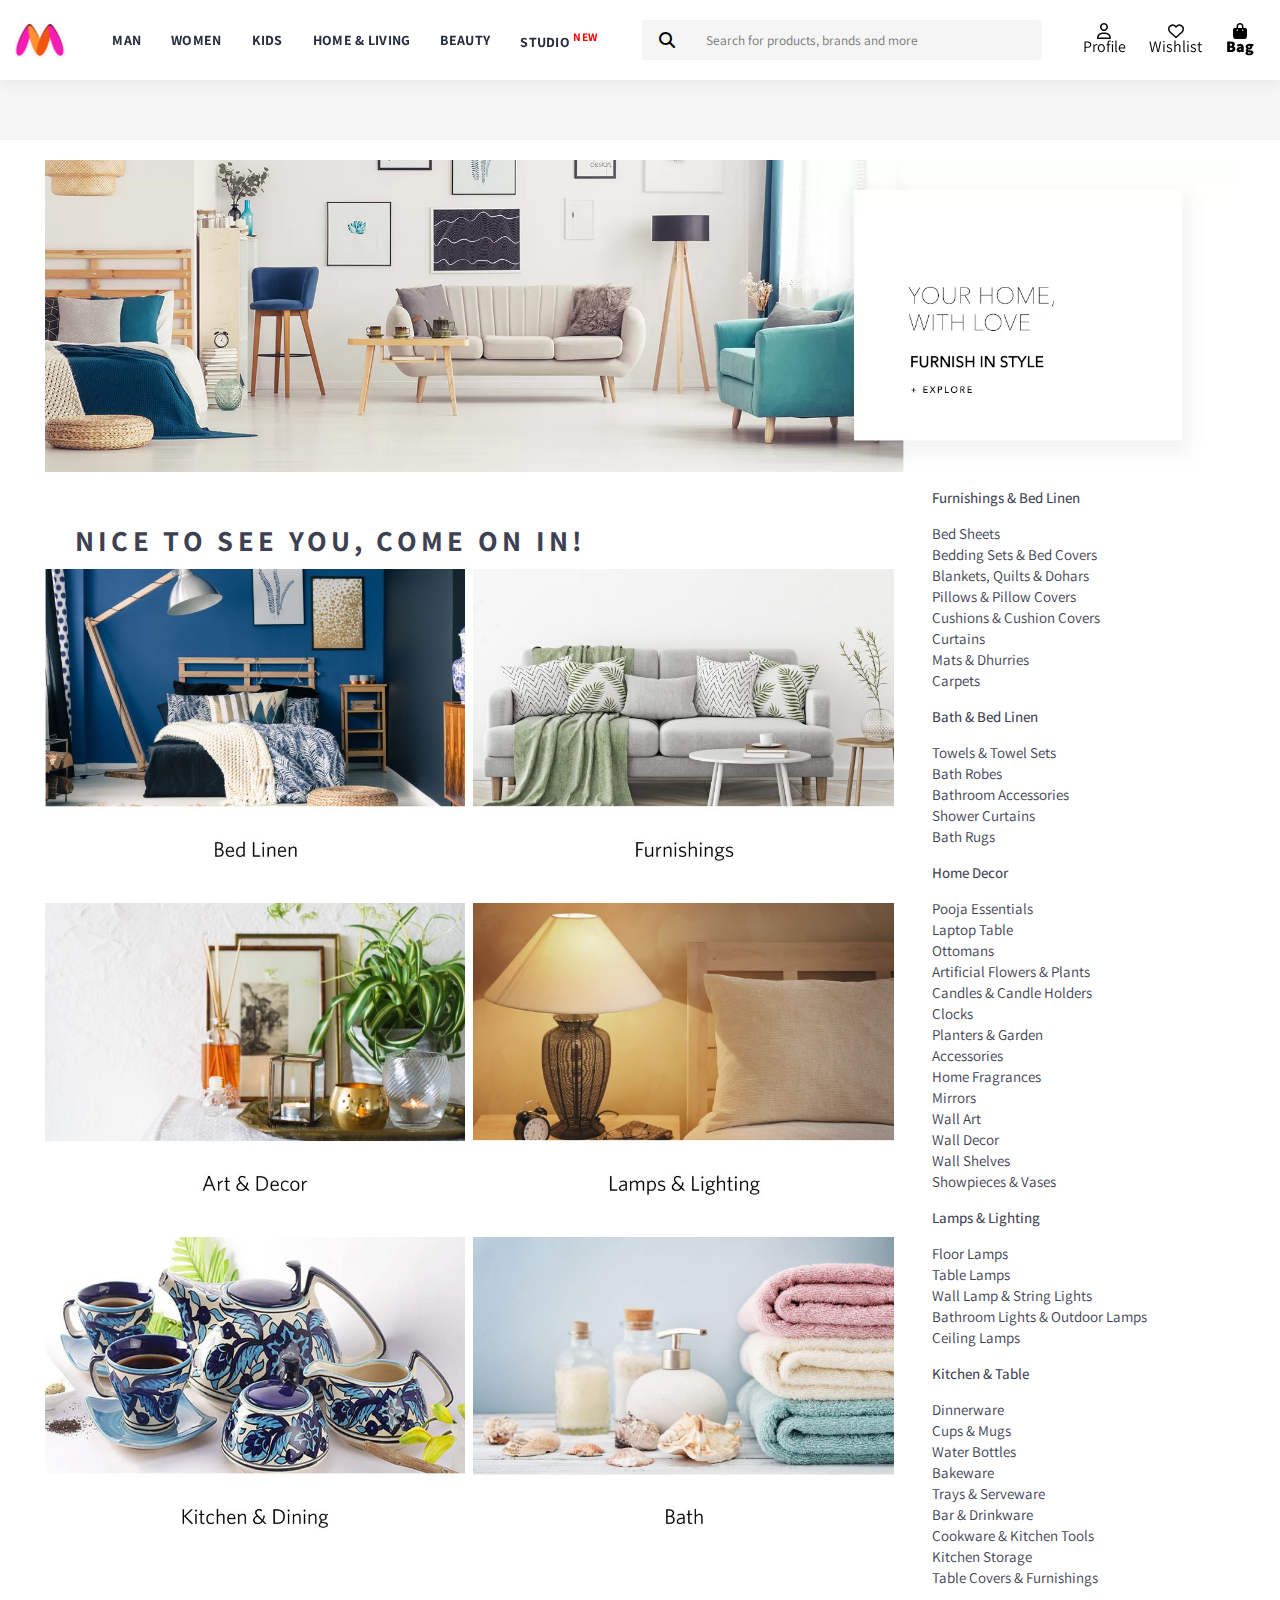
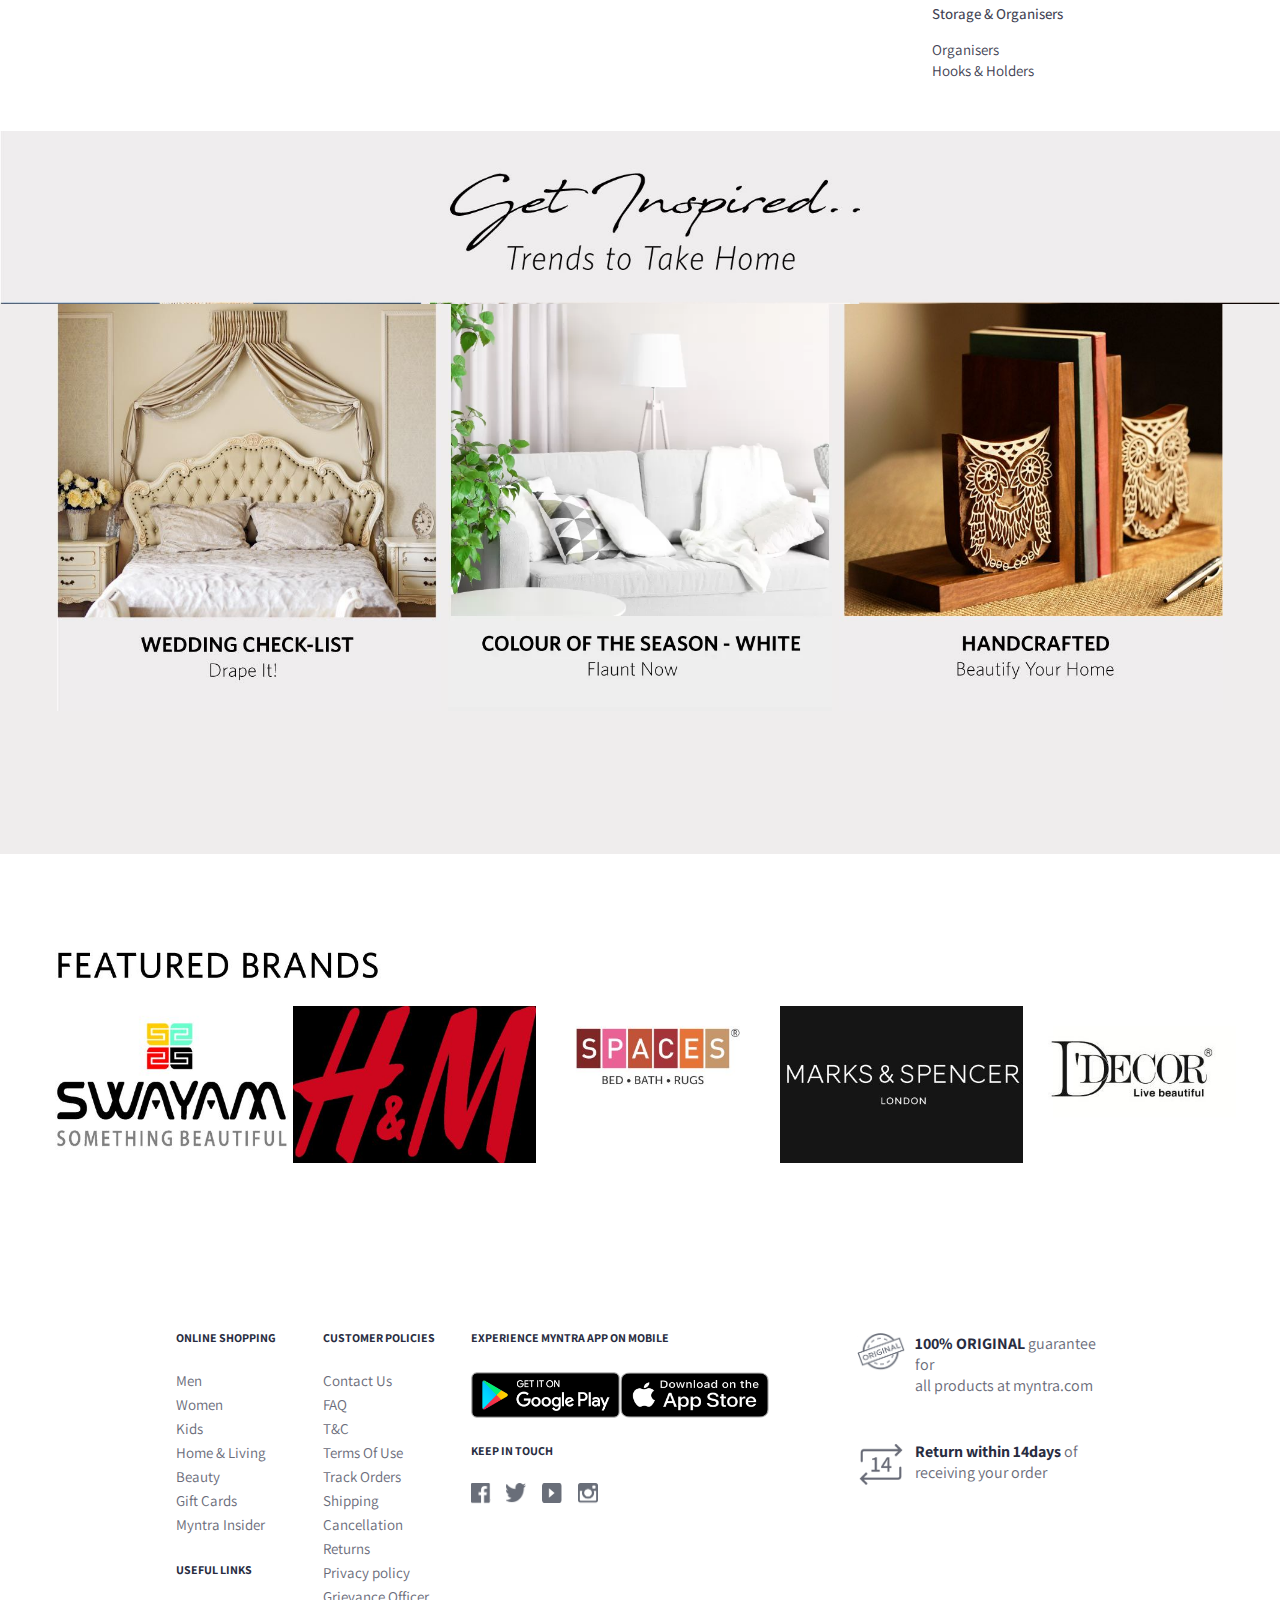
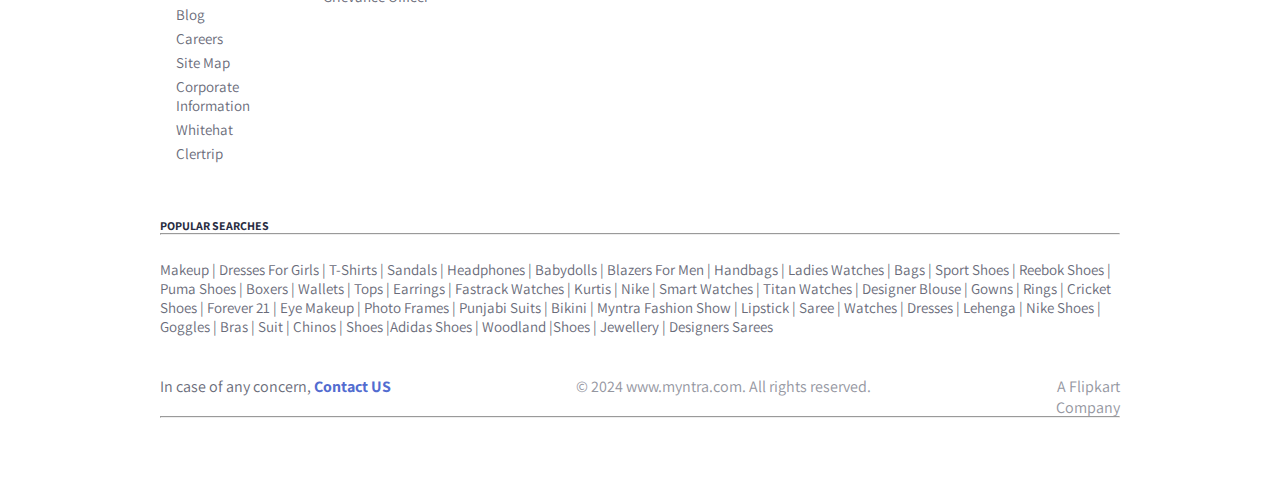
<file: Home&Living.html>
<!DOCTYPE html>
<html lang="en">

<head>
    <meta charset="UTF-8">
    <meta name="viewport" content="width=device-width, initial-scale=1.0">
    <title>Home & Living</title>
    <link rel="stylesheet" href="./css/style.css">
    <link rel="stylesheet" href="https://cdnjs.cloudflare.com/ajax/libs/font-awesome/6.6.0/css/all.min.css" />
</head>

<body>
    <header>
        <div class="top-container">
            <a href="index.html">
                <div class="logo"></div>
            </a>
            <nav>
                <div class="items">
                    <a href="#">MAN</a>
                </div>
                <div class="items">
                    <a href="#">WOMEN</a>
                </div>
                <div class="items">
                    <a href="#">KIDS</a>
                </div>
                <div class="items">
                    <a href="Home&Living.html">HOME & LIVING</a>
                </div>
                <div class="items">
                    <a href="#">BEAUTY</a>
                </div>
                <div class="items">
                    <a href="#">STUDIO <sup style="color: red;">NEW</sup></a>
                </div>
            </nav>
            <div class="searchbar">
                <i class="fa-solid fa-magnifying-glass"></i>
                <input type="text" placeholder="Search for products, brands and more">


            </div>
            <div class="icons">
                <a href="#"><i class="fa-regular fa-user">
                        <div>Profile</div>
                    </i>
                </a>
                <a href="#"><i class="fa-regular fa-heart">
                        <div>Wishlist</div>
                    </i>
                </a>
                <a href="#"><i class="fa-solid fa-bag-shopping">
                        <div>Bag</div>
                    </i></a>
            </div>

        </div>
    </header>
    <div class="khali"></div>
    <div class="middle-container-in-home-living">
        <div class="middle-top-img">
            <img src="./Home and Living/eff01060-f706-468d-b97c-95cdf43174f91528443826867-Desktop-Home-Banner.webp"
                alt="">
        </div>

        <div class="mid-index">
            <div class="column-first-in-mid-index">
                <div class="text-banner-container">
                    <h4 class="text-banner-title">NICE TO SEE YOU, COME ON IN!</h4>
                    <h4 class="text-banner-subtitle"></h4>
                </div>
                <div>
                    <div class="img-in-mid-sec">
                        <div class="six-img-in-mid">
                            <img src="Home and Living\11517563660020-bed.jpg" width="100%" alt="">
                        </div>
                        <div class="six-img-in-mid">
                            <img src="Home and Living\11517563782565-furnishings.jpg" width="100%" alt="">
                        </div>
                        <div class="six-img-in-mid"><img src="Home and Living\11517563810789-art-n-decor.jpg"
                                width="100%" alt=""></div>
                        <div class="six-img-in-mid">
                            <img src="Home and Living\11517563866590-lamps.jpg" width="100%" alt="">
                        </div>
                        <div class="six-img-in-mid">
                            <img src="Home and Living\11517563925069-kitchen.jpg" width="100%" alt="">
                        </div>
                        <div class="six-img-in-mid">
                            <img src="Home and Living\11517563958962-bath.jpg" width="100%" alt="">
                        </div>

                    </div>
                </div>
            </div>

            <div class="column-second-in-mid-index">
                <div class="column-texts-2">

                    <div style="padding: 15px 0; font-weight: 500;" class="items-in-second-col">
                        <ul>
                            <li><a href="#">Furnishings & Bed Linen</a></li>
                        </ul>
                    </div>
                    <div class="items-in-second-col">
                        <ul>
                            <li><a href="#">Bed Sheets</a></li>
                        </ul>
                    </div>
                    <div class="items-in-second-col">
                        <ul>
                            <li><a href="#">Bedding Sets & Bed Covers</a></li>
                        </ul>
                    </div>
                    <div class="items-in-second-col">
                        <ul>
                            <li><a href="#">Blankets, Quilts & Dohars</a></li>
                        </ul>
                    </div>
                    <div class="items-in-second-col">
                        <ul>
                            <li><a href="#">Pillows & Pillow Covers</a></li>
                        </ul>
                    </div>
                    <div class="items-in-second-col">
                        <ul>
                            <li><a href="#">Cushions & Cushion Covers</a></li>
                        </ul>
                    </div>
                    <div class="items-in-second-col">
                        <ul>
                            <li><a href="#">Curtains</a></li>
                        </ul>
                    </div>
                    <div class="items-in-second-col">
                        <ul>
                            <li><a href="#">Mats & Dhurries</a></li>
                        </ul>
                    </div>
                    <div class="items-in-second-col">
                        <ul>
                            <li><a href="#">Carpets</a></li>
                        </ul>
                    </div>
                    <div style="font-weight: 500; padding: 15px 0;" class="items-in-second-col">
                        <ul>
                            <li><a href="#">Bath & Bed Linen</a></li>
                        </ul>
                    </div>
                    <div class="items-in-second-col">
                        <ul>
                            <li><a href="#">Towels & Towel Sets</a></li>
                        </ul>
                    </div>
                    <div class="items-in-second-col">
                        <ul>
                            <li><a href="#">Bath Robes</a></li>
                        </ul>
                    </div>
                    <div class="items-in-second-col">
                        <ul>
                            <li><a href="#">Bathroom Accessories</a></li>
                        </ul>
                    </div>
                    <div class="items-in-second-col">
                        <ul>
                            <li><a href="#">Shower Curtains</a></li>
                        </ul>
                    </div>
                    <div class="items-in-second-col">
                        <ul>
                            <li><a href="#">Bath Rugs</a></li>
                        </ul>
                    </div>
                    <div style="padding: 15px 0; font-weight: 500;" class="items-in-second-col">
                        <ul>
                            <li><a href="#">Home Decor</a></li>
                        </ul>
                    </div>
                    <div class="items-in-second-col">
                        <ul>
                            <li><a href="#">Pooja Essentials</a></li>
                        </ul>
                    </div>
                    <div class="items-in-second-col">
                        <ul>
                            <li><a href="#">Laptop Table</a></li>
                        </ul>
                    </div>
                    <div class="items-in-second-col">
                        <ul>
                            <li><a href="#">Ottomans</a></li>
                        </ul>
                    </div>
                    <div class="items-in-second-col">
                        <ul>
                            <li><a href="#">Artificial Flowers & Plants</a></li>
                        </ul>
                    </div>
                    <div class="items-in-second-col">
                        <ul>
                            <li><a href="#">Candles & Candle Holders</a></li>
                        </ul>
                    </div>
                    <div class="items-in-second-col">
                        <ul>
                            <li><a href="#">Clocks</a></li>
                        </ul>
                    </div>
                    <div class="items-in-second-col">
                        <ul>
                            <li><a href="#">Planters & Garden</a></li>
                        </ul>
                    </div>
                    <div class="items-in-second-col">
                        <ul>
                            <li><a href="#">Accessories</a></li>
                        </ul>
                    </div>
                    <div class="items-in-second-col">
                        <ul>
                            <li><a href="#">Home Fragrances</a></li>
                        </ul>
                    </div>
                    <div class="items-in-second-col">
                        <ul>
                            <li><a href="#">Mirrors</a></li>
                        </ul>
                    </div>
                    <div class="items-in-second-col">
                        <ul>
                            <li><a href="#">Wall Art</a></li>
                        </ul>
                    </div>
                    <div class="items-in-second-col">
                        <ul>
                            <li><a href="#">Wall Decor</a></li>
                        </ul>
                    </div>
                    <div class="items-in-second-col">
                        <ul>
                            <li><a href="#">Wall Shelves</a></li>
                        </ul>
                    </div>
                    <div class="items-in-second-col">
                        <ul>
                            <li><a href="#">Showpieces & Vases</a></li>
                        </ul>
                    </div>
                    <div style="padding: 15px 0; font-weight: 500;" class="items-in-second-col">
                        <ul>
                            <li><a href="#">Lamps & Lighting</a></li>
                        </ul>
                    </div>
                    <div class="items-in-second-col">
                        <ul>
                            <li><a href="#">Floor Lamps</a></li>
                        </ul>
                    </div>
                    <div class="items-in-second-col">
                        <ul>
                            <li><a href="#">Table Lamps</a></li>
                        </ul>
                    </div>
                    <div class="items-in-second-col">
                        <ul>
                            <li><a href="#">Wall Lamp & String Lights</a></li>
                        </ul>
                    </div>
                    <div class="items-in-second-col">
                        <ul>
                            <li><a href="#">Bathroom Lights & Outdoor Lamps</a></li>
                        </ul>
                    </div>
                    <div class="items-in-second-col">
                        <ul>
                            <li><a href="#">Ceiling Lamps</a></li>
                        </ul>
                    </div>
                    <div style="padding: 15px 0; font-weight: 500;" class="items-in-second-col">
                        <ul>
                            <li><a href="#">Kitchen & Table</a></li>
                        </ul>
                    </div>
                    <div class="items-in-second-col">
                        <ul>
                            <li><a href="#">Dinnerware</a></li>
                        </ul>
                    </div>
                    <div class="items-in-second-col">
                        <ul>
                            <li><a href="#">Cups & Mugs</a></li>
                        </ul>
                    </div>
                    <div class="items-in-second-col">
                        <ul>
                            <li><a href="#">Water Bottles</a></li>
                        </ul>
                    </div>
                    <div class="items-in-second-col">
                        <ul>
                            <li><a href="#">Bakeware</a></li>
                        </ul>
                    </div>
                    <div class="items-in-second-col">
                        <ul>
                            <li><a href="#">Trays & Serveware</a></li>
                        </ul>
                    </div>
                    <div class="items-in-second-col">
                        <ul>
                            <li><a href="#">Bar & Drinkware</a></li>
                        </ul>
                    </div>
                    <div class="items-in-second-col">
                        <ul>
                            <li><a href="#">Cookware & Kitchen Tools</a></li>
                        </ul>
                    </div>
                    <div class="items-in-second-col">
                        <ul>
                            <li><a href="#">Kitchen Storage</a></li>
                        </ul>
                    </div>
                    <div class="items-in-second-col">
                        <ul>
                            <li><a href="#">Table Covers & Furnishings</a></li>
                        </ul>
                    </div>
                    <div style="padding: 15px 0; font-weight: 500;" class="items-in-second-col">
                        <ul>
                            <li><a href="#">Storage & Organisers</a></li>
                        </ul>
                    </div>
                    <div class="items-in-second-col">
                        <ul>
                            <li><a href="#">Organisers</a></li>
                        </ul>
                    </div>
                    <div class="items-in-second-col">
                        <ul>
                            <li><a href="#">Hooks & Holders</a></li>
                        </ul>
                    </div>

                </div>
            </div>
        </div>
        <div class="inspire">
            <div class="img-inspire">
                <img src="Home and Living\11517478281102-Home-page-Desktop_12.jpg" alt="">
            </div>
            <div class="three-img-inspire">
                <div class="three-imgs"><img src="Home and Living\11517485441956-Wedding-checklist.jpg" alt=""></div>
                <div class="three-imgs"><img src="Home and Living\11517478592904-Home-page-Desktop_14.webp" alt="">
                </div>
                <div class="three-imgs"><img src="Home and Living\11517478592892-Home-page-Desktop_15.jpg" alt=""></div>
            </div>
        </div>
        <div class="feature">
            <img src="./Home and Living/11517478696928-Home-page-Desktop_16.jpg" alt="">
        </div>
        <div class="four-img-in-feature">
            <div class="four-img-in-frature-imgs">
                <div class="hml-img">
                    <img src="Home and Living\13606c4a-14e9-48e4-a56a-a9c3979e7db21650971940091-swayam_logo_new_1980_x_1280.jpg"
                        alt="">
                </div>
                <div class="hml-img">
                    <img src="Home and Living\ff6b8a0b-83fa-4f9f-bbb3-0fc51fd9454a1647517771374-updated-logo.jpg"
                        alt="">
                </div>
                <div class="hml-img">
                    <img src="Home and Living\9830dff5-9056-402f-9bf0-ba3ead0abcaf1647499996169-SPACES---LOGO-01--BEDBATHRUGS-.jpg"
                        alt="">
                </div>
                <div class="hml-img">
                    <img src="Home and Living\06f9e39d-a4d4-4ba4-b4cb-960c87ff5d511647499996189-M-S-Logo.jpg" alt="">
                </div>

                <div class="hml-img">
                    <img src="Home and Living\a38e440e-1ff7-4092-acbe-46d74b38384a1551443106457-Home-page-Desktop-Brands_13.jpg"
                        alt="">
                </div>
            </div>
        </div>
    </div>
    <footer>
        <div class="info">
            <div class="items-in-info">
                <p> <a style="color: #282c3f;" href=""> ONLINE SHOPPING</a></p>
                <a href="#">Men</a>
                <a href="#">Women</a>
                <a href="#">Kids</a>
                <a href="#">Home & Living</a>
                <a href="#">Beauty</a>
                <a href="#">Gift Cards</a>
                <a href="#">Myntra Insider</a>

                <p style="padding: 19px 0px 12px 0px; font-weight: 700;"><a style="color: #282c3f; " href="#">USEFUL
                        LINKS</a></p>
                <a style="padding: 14px 0px 5px 0px; font-size: 15px; cursor: pointer;" href="#">Blog</a>
                <a href="#">Careers</a>
                <a href="#">Site Map</a>
                <a href="#">Corporate Information</a>
                <a href="#">Whitehat</a>
                <a href="#">Clertrip</a>
            </div>
            <div class="items-in-info">
                <p><a href=" "> CUSTOMER POLICIES</a></p>
                <a href="">Contact Us</a>
                <a href="">FAQ</a>
                <a href="">T&C</a>
                <a href="">Terms Of Use</a>
                <a href="">Track Orders</a>
                <a href="">Shipping</a>
                <a href="">Cancellation</a>
                <a href="">Returns</a>
                <a href="">Privacy policy</a>
                <a href="">Grievance Officer</a>
            </div>
            <div class="items-in-info-3">
                <p><a href="#">EXPERIENCE MYNTRA APP ON MOBILE</a></p>
                <div style="display: flex; justify-content: space-between; ">
                    <a href="#">
                        <img src="Images\80cc455a-92d2-4b5c-a038-7da0d92af33f1539674178924-google_play.png"
                            width="149px" height="46px" alt="">
                    </a>
                    <a href="#">
                        <img src="Images\bc5e11ad-0250-420a-ac71-115a57ca35d51539674178941-apple_store.png"
                            width="149px" height="46px" alt="">
                    </a>
                </div>
                <p style="font-size: 12px; margin-bottom: 10px; font-weight: 700; margin-top: 20px;"><a href="#">KEEP IN
                        TOUCH</a></p>

                <div class="imgss">
                    <a href="#"><img src="Images\d2bec182-bef5-4fab-ade0-034d21ec82e31574604275433-fb.png" alt=""
                            width="20px" height="22px"></a>
                    <a href="#"><img src="Images\f10bc513-c5a4-490c-9a9c-eb7a3cc8252b1574604275383-twitter.png" alt=""
                            width="20px" height="22px"></a>
                    <a href="#"><img src="Images\a7e3c86e-566a-44a6-a733-179389dd87111574604275355-yt.png" alt=""
                            width="20px" height="22px"></a>
                    <a href="3"><img src="Images\b4fcca19-5fc1-4199-93ca-4cae3210ef7f1574604275408-insta.png" alt=""
                            width="20px" height="22px"></a>
                </div>
            </div>
            <div class="items-in-info-4">
                <div style="display: flex;"> <img width="48px" height="40px"
                        src="Images\6c3306ca-1efa-4a27-8769-3b69d16948741574602902452-original.png" alt="">
                    <p><strong>100% ORIGINAL </strong> guarantee for <br> all products at myntra.com </p>
                </div>
                <div style="display: flex;"> <img width="48px" height="49px"
                        src="Images\becb1b16-86cc-4e78-bdc7-7801c17947831684737106127-Return-Window-image.png" alt="">
                    <p><strong>Return within 14days </strong>of <br> receiving your order</p>
                </div>

            </div>
        </div>
        <div class="content-footer">

            <div class="hr-in-foot">POPULAR SEARCHES</div>
            <hr>
            <div class="searchlinks">
                Makeup | Dresses For Girls | T-Shirts | Sandals | Headphones | Babydolls | Blazers For Men | Handbags |
                Ladies Watches | Bags | Sport Shoes | Reebok Shoes | Puma Shoes
                | Boxers | Wallets | Tops | Earrings | Fastrack Watches | Kurtis | Nike | Smart Watches | Titan Watches
                | Designer Blouse | Gowns | Rings | Cricket Shoes | Forever 21 | Eye
                Makeup | Photo Frames | Punjabi Suits | Bikini | Myntra Fashion Show | Lipstick | Saree | Watches |
                Dresses | Lehenga | Nike Shoes | Goggles | Bras | Suit | Chinos | Shoes
                |Adidas Shoes | Woodland |Shoes | Jewellery | Designers Sarees

            </div>
        </div>
        <div class="contactus">
            <div class="contact-item">
                In case of any concern,
                <a href="#">Contact US</a>
            </div>
            <div class="contact-item">
                © 2024 <a style="text-decoration: none; color: inherit; font-weight: inherit;"
                    href="www.myntra.com">www.myntra.com</a>. All rights reserved.
            </div>
            <div class="contact-item">
                <a style="color: #94969f; text-decoration: none; background-color: transparent; font-weight: normal;"
                    href="#">A Flipkart Company</a>
            </div>
        </div>
        <hr style="width: 75%; margin: 20px auto;">
    </footer>

</body>

</html>
</file>
<file: css/style.css>
@import url('https://fonts.googleapis.com/css2?family=Assistant:wght@200..800&display=swap');

* {
    padding: 0;
    margin: 0;
    box-sizing: border-box;
    font-family: Assistant, -apple-system, BlinkMacSystemFont, Segoe UI, Roboto, Helvetica, Arial, sans-serif;

}

a {
    text-decoration: none;
    color: inherit;
}

.shop-container {
    width: 100%;
    overflow: hidden;
}

header {
    width: 100%;
    height: 80px;
    background-color: #fff;
    box-shadow: 0 4px 12px 0 rgba(0, 0, 0, .05);
    position: fixed;
    z-index: 1;

}


.top-container {
    width: 100%;
    height: 100%;
    margin: auto;
    display: flex;
    align-items: center;
    justify-content: space-around;
}

.logo {
    width: 53px;
    height: 36px;
    background-image: url(../Images/MyntraWebSprite_27_01_2021.png);
    background-size: 1404px 105px;
    background-position: -462px 0;

}

nav {
    width: 515px;
    height: 100%;
    display: flex;
    justify-content: space-around;
    align-items: center;
}

.items {
    font-size: 14px;
    letter-spacing: .3px;
    color: #282c3f;
    font-weight: 700;
    position: relative;
}

.items:nth-child(1) a:hover {
    cursor: pointer;
    margin-bottom: 20px;
    border-bottom: 3px solid #ee5f73;
}

.items:nth-child(2) a:hover {
    cursor: pointer;
    border-bottom: 3px solid #fb56c1;
}

.items:nth-child(3) a:hover {
    cursor: pointer;
    border-bottom: 3px solid #f26a10;
}

.items:nth-child(4) a:hover {
    cursor: pointer;
    border-bottom: 3px solid #f2c210;
}

.items:nth-child(5) a:hover {
    cursor: pointer;
    border-bottom: 3px solid #0db7af;
}

.items:nth-child(6) a:hover {
    cursor: pointer;
    border-bottom: 3px solid #852633;
}

.items:hover .mm-main {
    opacity: 1;
    visibility: visible;
}

.items:hover .mm-main-2 {
    opacity: 1;
    visibility: visible;
}

.items:hover .mm-main-3 {
    opacity: 1;
    visibility: visible;
}

.items:hover .mm-main-4 {
    opacity: 1;
    visibility: visible;
}

.items:hover .mm-main-5 {
    opacity: 1;
    visibility: visible;
}

.items:hover .mm-main-6 {
    opacity: 1;
    visibility: visible;
}


.mm-main {
    width: 1135px;
    height: 450px;
    display: flex;
    justify-content: space-between;
    position: absolute;
    background-color: white;
    top: 49px;
    left: -50px;
    box-shadow: rgba(0, 0, 0, 0.35) 0px 5px 15px;
    padding: 15px;
    font-size: 14px;
    opacity: 0;
    visibility: hidden;
    transition: 0.3s;

}

.mm-main-2 {
    width: 1135px;
    height: 450px;
    display: flex;
    justify-content: space-between;
    position: absolute;
    background-color: white;
    top: 49px;
    left: -110px;
    box-shadow: rgba(0, 0, 0, 0.35) 0px 5px 15px;
    padding: 15px;
    font-size: 14px;
    opacity: 0;
    visibility: hidden;
    transition: 0.3s;

}

.mm-main-3 {
    width: 1135px;
    height: 450px;
    display: flex;
    justify-content: space-between;
    position: absolute;
    background-color: white;
    top: 49px;
    left: -190px;
    box-shadow: rgba(0, 0, 0, 0.35) 0px 5px 15px;
    padding: 15px;
    font-size: 14px;
    opacity: 0;
    visibility: hidden;
    transition: 0.3s;

}

.mm-main-4 {
    width: 1135px;
    height: 450px;
    display: flex;
    justify-content: space-between;
    position: absolute;
    background-color: white;
    top: 49px;
    left: -250px;
    box-shadow: rgba(0, 0, 0, 0.35) 0px 5px 15px;
    padding: 15px;
    font-size: 14px;
    opacity: 0;
    visibility: hidden;
    transition: 0.3s;

}

.mm-main-5 {
    width: 1135px;
    height: 450px;
    display: flex;
    justify-content: space-between;
    position: absolute;
    background-color: white;
    top: 49px;
    left: -378px;
    box-shadow: rgba(0, 0, 0, 0.35) 0px 5px 15px;
    padding: 15px;
    font-size: 14px;
    opacity: 0;
    visibility: hidden;
    transition: 0.3s;

}

.mm-main-6 {
    width: 1135px;
    height: 450px;
    display: flex;
    justify-content: space-between;
    position: absolute;
    background-color: white;
    top: 49px;
    left: -458px;
    box-shadow: rgba(0, 0, 0, 0.35) 0px 5px 15px;
    padding: 15px;
    font-size: 14px;
    opacity: 0;
    visibility: hidden;
    transition: 0.3s;

}

.mm-main,
.mm-main-2,
.mm-main-3,
.mm-main-4,
.mm-main-5,
.mm-main-6 h4 {
    color: #ee5f73;
    line-height: 25px;
    font-weight: 700;
    padding: 12px 0 2px;
}

.mega-menu-1 {
    padding-left: 25px;
    width: 216px;
    height: 436px;
}

.mm-main ul li {
    list-style-type: none;
    color: #282c3f;
    line-height: 23px;
    font-weight: 400;
}

.mm-main-2 ul li {
    list-style-type: none;
    color: #282c3f;
    line-height: 23px;
    font-weight: 400;
}

.mm-main-3 ul li {
    list-style-type: none;
    color: #282c3f;
    line-height: 23px;
    font-weight: 400;
}

.mm-main-4 ul li {
    list-style-type: none;
    color: #282c3f;
    line-height: 23px;
    font-weight: 400;
}

.mm-main-5 ul li {
    list-style-type: none;
    color: #282c3f;
    line-height: 23px;
    font-weight: 400;
}

.mm-main-6 ul li {
    list-style-type: none;
    color: #282c3f;
    line-height: 23px;
    font-weight: 400;
}


.hrline {
    width: 140px;
    height: 1px;
    margin: 12px 0px 0px 0px;
    background-color: #eaeaec;
}


.searchbar {
    width: 400px;
    height: 40px;
    border: 1px solid #f5f5f6;
    border-radius: 0px 4px 4px 0px;
    display: flex;
    align-items: center;
    justify-content: space-around;
    background-color: #f5f5f6;


}

.searchbar input {
    width: 80%;
    height: 40px;
    border: none;
    outline: none;
    background-color: #f5f5f6;


}

.icons {
    width: 194px;
    height: 40px;
    display: flex;
    justify-content: space-around;
    align-items: center;
    text-align: center;

}

.khali {
    width: 100%;
    height: 140px;
    background-color: whitesmoke;
}

.offimg {
    width: 100%;
    height: 104px;
    display: flex;
    justify-content: center;
}

.image {
    width: 50%;
    display: flex;


}

.image img {
    width: 100%;

}

.special {
    width: 100%;
    height: 150px;
    overflow: hidden;
}

.off2 {
    width: 100%;
    height: 149px;
    display: flex;
    justify-content: center;
}

.omg {
    width: 100%;
    height: 160px;
}

.scroller-image {
    width: 100%;
    margin-top: 20px;
    height: auto;
    display: flex;
}

.items-img {
    width: 16.66%;
    height: 310px;

}

.dots {
    width: 100%;
    height: 22px;
    text-align: center;
    position: absolute;
    display: flex;
    flex-direction: row;
    justify-content: center;
    color: grey;
    margin: 10px 0px 10px 0px;

}

li {
    position: relative;
}

ul li :nth-child(1) {
    height: 20px;
    width: 20px;
    cursor: pointer;
}

ul li :nth-child(2) {
    height: 20px;
    width: 20px;
    cursor: pointer;
}

ul li :nth-child(3) {
    height: 20px;
    width: 20px;
    cursor: pointer;
}

ul li button {
    border: 0;
    background: transparent;
    outline: none;
    color: transparent;
}

.shop-by-cat {
    width: 100%;
    height: fit-content;
}

.shop-by-cat img {
    width: 100%;
    height: 100%;
}

.clear {
    width: 100%;
    height: 40px;
}

.image-container {
    width: 100%;
    height: 312px;
    display: flex;
}

.image-container img {
    cursor: pointer;
}

.image-container-last {
    width: 100%;
    height: 312px;
    display: flex;
    justify-content: center;
}

.more-knok-out {
    width: 100%;
    height: 261px;
}

footer {
    width: 100%;
    padding: 30px 0px 40px 0px;

}

.info {
    width: 75%;
    height: 500px;
    display: flex;
    margin-bottom: 24px;
    margin: auto;
    justify-content: space-evenly;
}

.items-in-info {
    width: 13.75%;
    display: flex;
    flex-direction: column;
}

.items-in-info :nth-child(1) {
    margin: 12px 0px;
    text-decoration: none;
    color: #282c3f;
    font-size: 12px;
    font-weight: 700;
}

.items-in-info :nth-child(2) {
    padding-top: 14px;
}

.items-in-info a {
    color: #696b79;
    font-size: 15px;
    padding-bottom: 5px;
    cursor: pointer;
}

.items-in-info-3 {
    width: 28.75%;
    display: flex;
    flex-direction: column;
}

.items-in-info-3 p {
    margin: 12px 0px;
    text-decoration: none;
    color: #282c3f;
    font-size: 12px;
    font-weight: 700;
    padding: 0px 0px 15px 0px;
}

.imgss {
    width: 46%;
    display: flex;
    justify-content: space-between;
}

.items-in-info-4 {
    width: 25.75%;
    display: flex;
    margin-left: 95px;
    flex-direction: column;
}

.items-in-info-4 div {
    margin: 15px 0 30px;
    color: #696b79;
}

.items-in-info-4 div img {
    margin-right: 10px;
}

strong {
    color: #282c3f;
    font-weight: 700px;
}

.content-footer {
    width: 75%;
    margin: auto;
}

.hr-in-foot {
    width: 100%;
    justify-content: left;
    padding-right: 10px;
    color: #282c3f;
    font-size: 12px;
    font-weight: 700;

}

.searchlinks {
    margin-top: 25px;
    font-size: 15px;
    color: #696b79;

}

.contactus {
    width: 100%;
    height: 20px;
    display: flex;
    margin-top: 40px;
    justify-content: center;
}


.contact-item {
    width: 32.5%;
    justify-content: space-around;
    color: #696b79;
}

.contact-item a {
    font-weight: 700;
    color: #526cd0;
}


.contactus :nth-child(2) {
    color: #94969f;
}

.contactus :nth-child(3) {
    width: 10%;
    text-align: end;
}

.office-address {
    width: 75%;
    margin: 30px auto 0 auto;
    margin-top: 30px 0;
    padding: 20px 0 0;
    border-top: 1px solid #eaeaec;
    line-height: 20px;
}

.office-Header {
    color: #282c3f;
    font-weight: 700;
    margin: 15px 0;
}

.address-data {
    width: 100%;
    margin: 30px auto 30px auto;
    display: flex;

}

.office-data-1 {
    width: 70%;
    display: inline-block;
    color: #94969f;
}

.office-data-2 {
    width: 30%;
    display: flex;
    flex-direction: column;
    justify-content: flex-end;
    align-items: flex-end;
    color: #94969f;
}

.footer-content {
    width: 75%;
    line-height: 18px;
    color: #94969f;
    font-size: 14px;
    border-top: 1px solid #eaeaec;
    margin: 15px auto 0 auto;
}

.footer-content h1,
h2,
h3 {
    margin-bottom: -10px;
    margin-top: 30px;
    font-size: 14px;
}

.footer-content p {
    margin: 14px 0 14px 0;
}

.footer-content ul {
    list-style: none;
    padding-left: 40px;
}

.footer-content ul li {
    list-style-type: decimal;
    margin: 14px auto 14px auto;
}

.niche-wala-list {
    list-style: none;
    padding-left: 40px;
}

.niche-wala-list li {
    list-style-type: disc;
    margin: 14px auto 14px auto;
}

/* HOME & LIVING PAGE START */

.middle-container-in-home-living {
    width: 100%;
    margin: auto;

}

.middle-top-img {
    width: 100%;
    display: flex;
    margin-top: 20px;
    justify-content: center;
    align-items: center;
}

.middle-top-img img {
    width: 93%;
}

.mid-index {
    width: 93%;
    margin: auto;
    display: flex;
}

.text-banner-container {
    width: 100%;

}

.text-banner-title {
    text-transform: uppercase;
    color: #3e4152;
    font-size: 1.8em;
    letter-spacing: .15em;
    margin: 50px 0 10px 30px;
    font-weight: 700;
}

.img-in-mid-sec {
    width: 100%;
    display: flex;
    flex-wrap: wrap;
    flex-direction: row;
}

.img-in-mid-sec img {
    width: 100%;
    padding-right: 8px;
}

.six-img-in-mid {
    width: 50%;
    gap: 10px;
}

.column-first-in-mid-index {
    width: 72%;
}

.column-second-in-mid-index {
    width: 28%;

}

.column-texts-2 {
    width: 100%;
    display: inline-block;
}

.items-in-second-col ul {
    list-style: none;
    font-size: 15px;
    color: #3e4152;

}

.items-in-second-col ul li {
    padding-left: 30px;
    padding-top: 1px;
    padding-bottom: 1px;
}

.inspire {
    margin-top: 50px;
    width: 100%;

}

.img-inspire img {
    width: 100%;

}

.three-img-inspire {
    width: 100%;
    height: 550px;
    display: flex;
    flex-direction: row;
    justify-content: center;
    margin-top: -5px;
    gap: 7px;

    background-color: rgb(239, 237, 237);
}

.three-imgs {
    width: 30%;
}

.three-imgs img {
    width: 100%;
}

.feature {
    width: 100%;
}

.feature img {
    width: 90%;
    margin-left: 50px;
}

.four-img-in-feature {
    width: 100%;
    overflow: hidden;
    margin-bottom: 120px;

}

.four-img-in-frature-imgs {
    width: 100%;
    display: flex;
    margin-left: 50px;


}

.four-img-in-frature-imgs img {
    width: 100%;
}

.hml-img {
    width: 19%;
}
</file>
